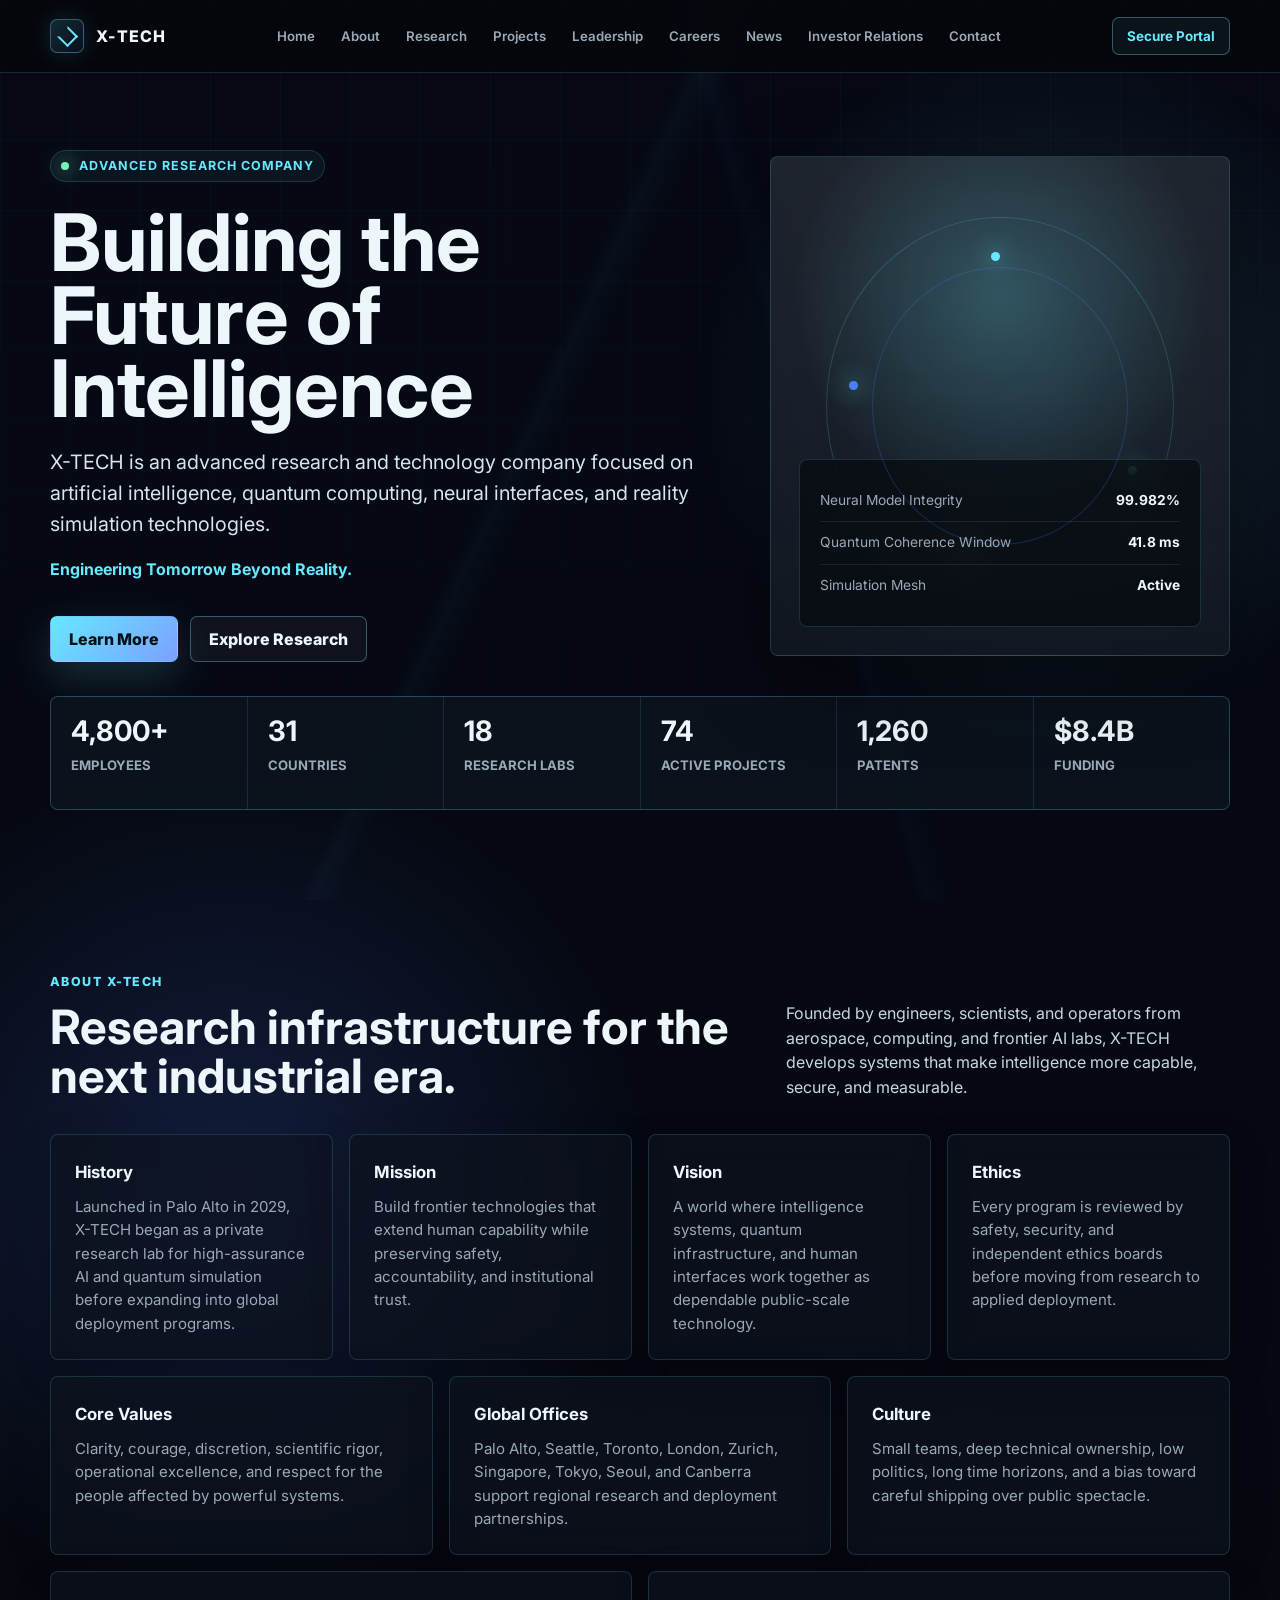
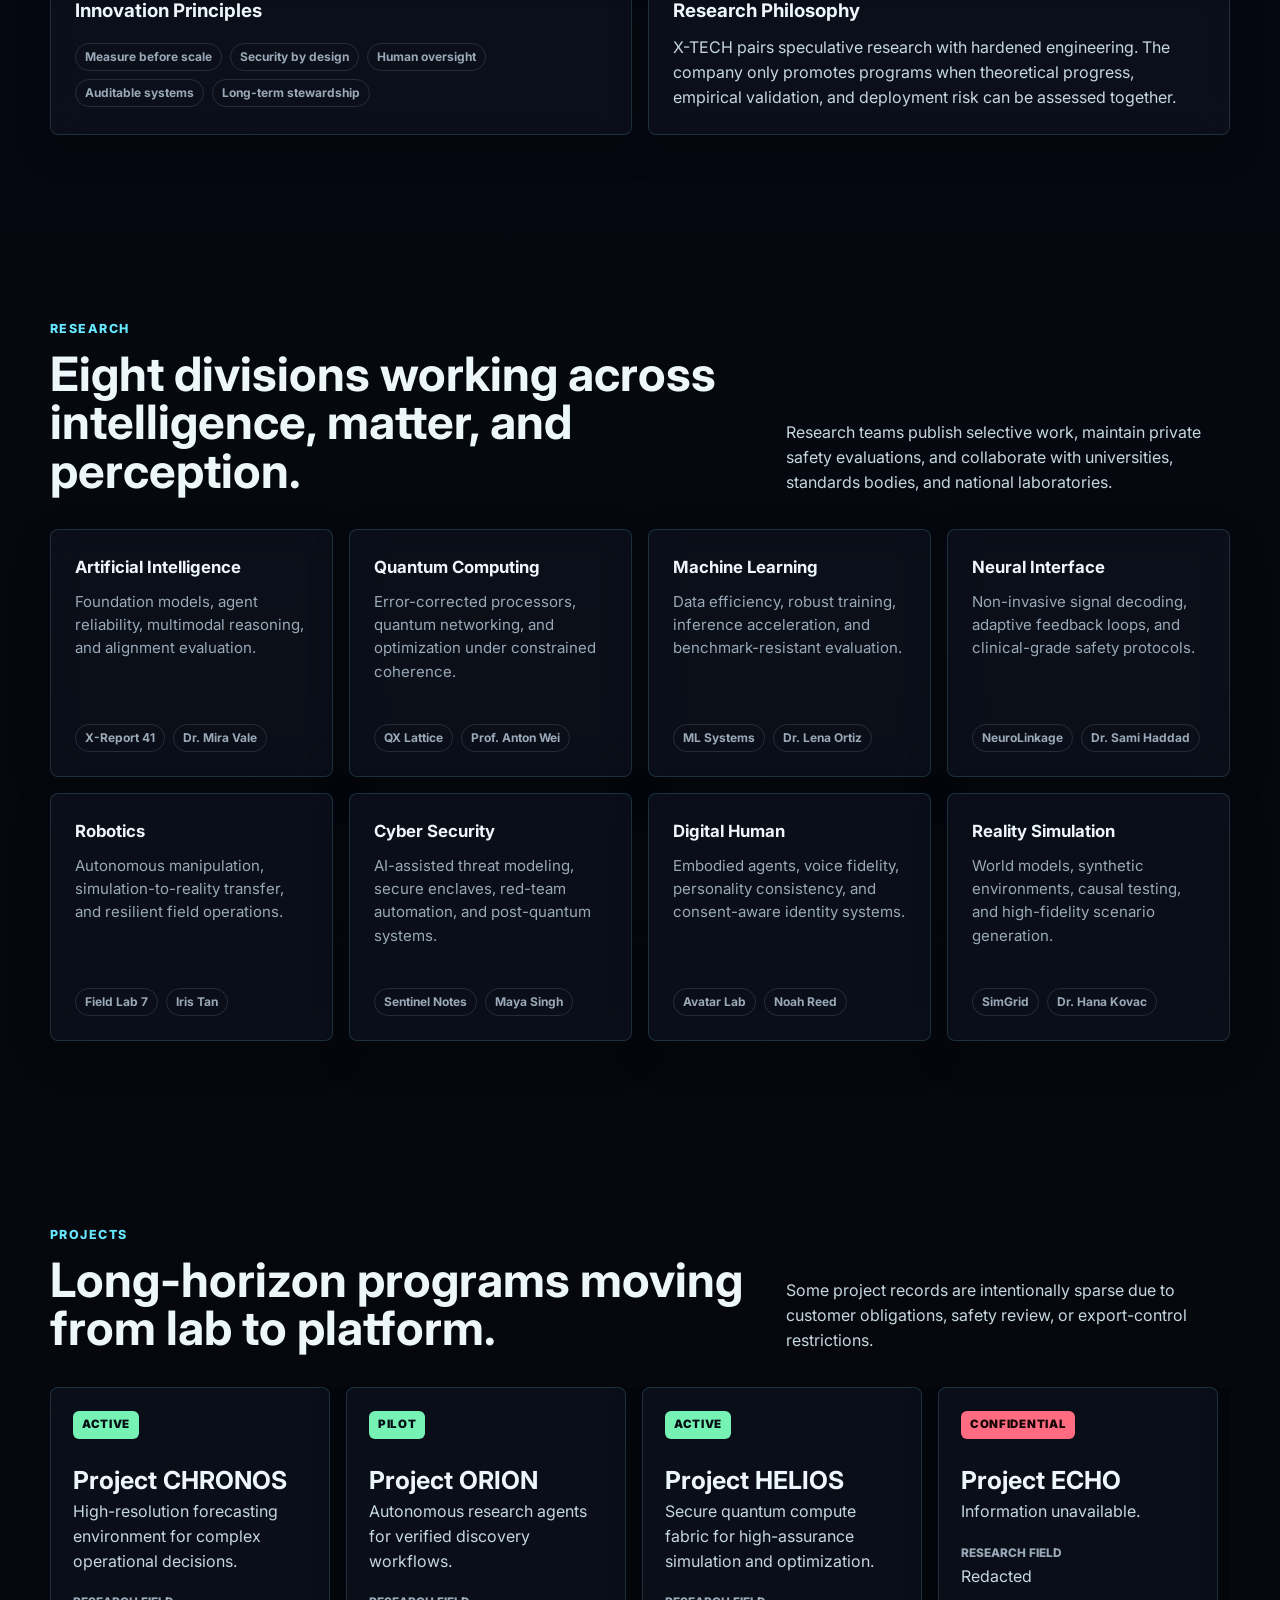
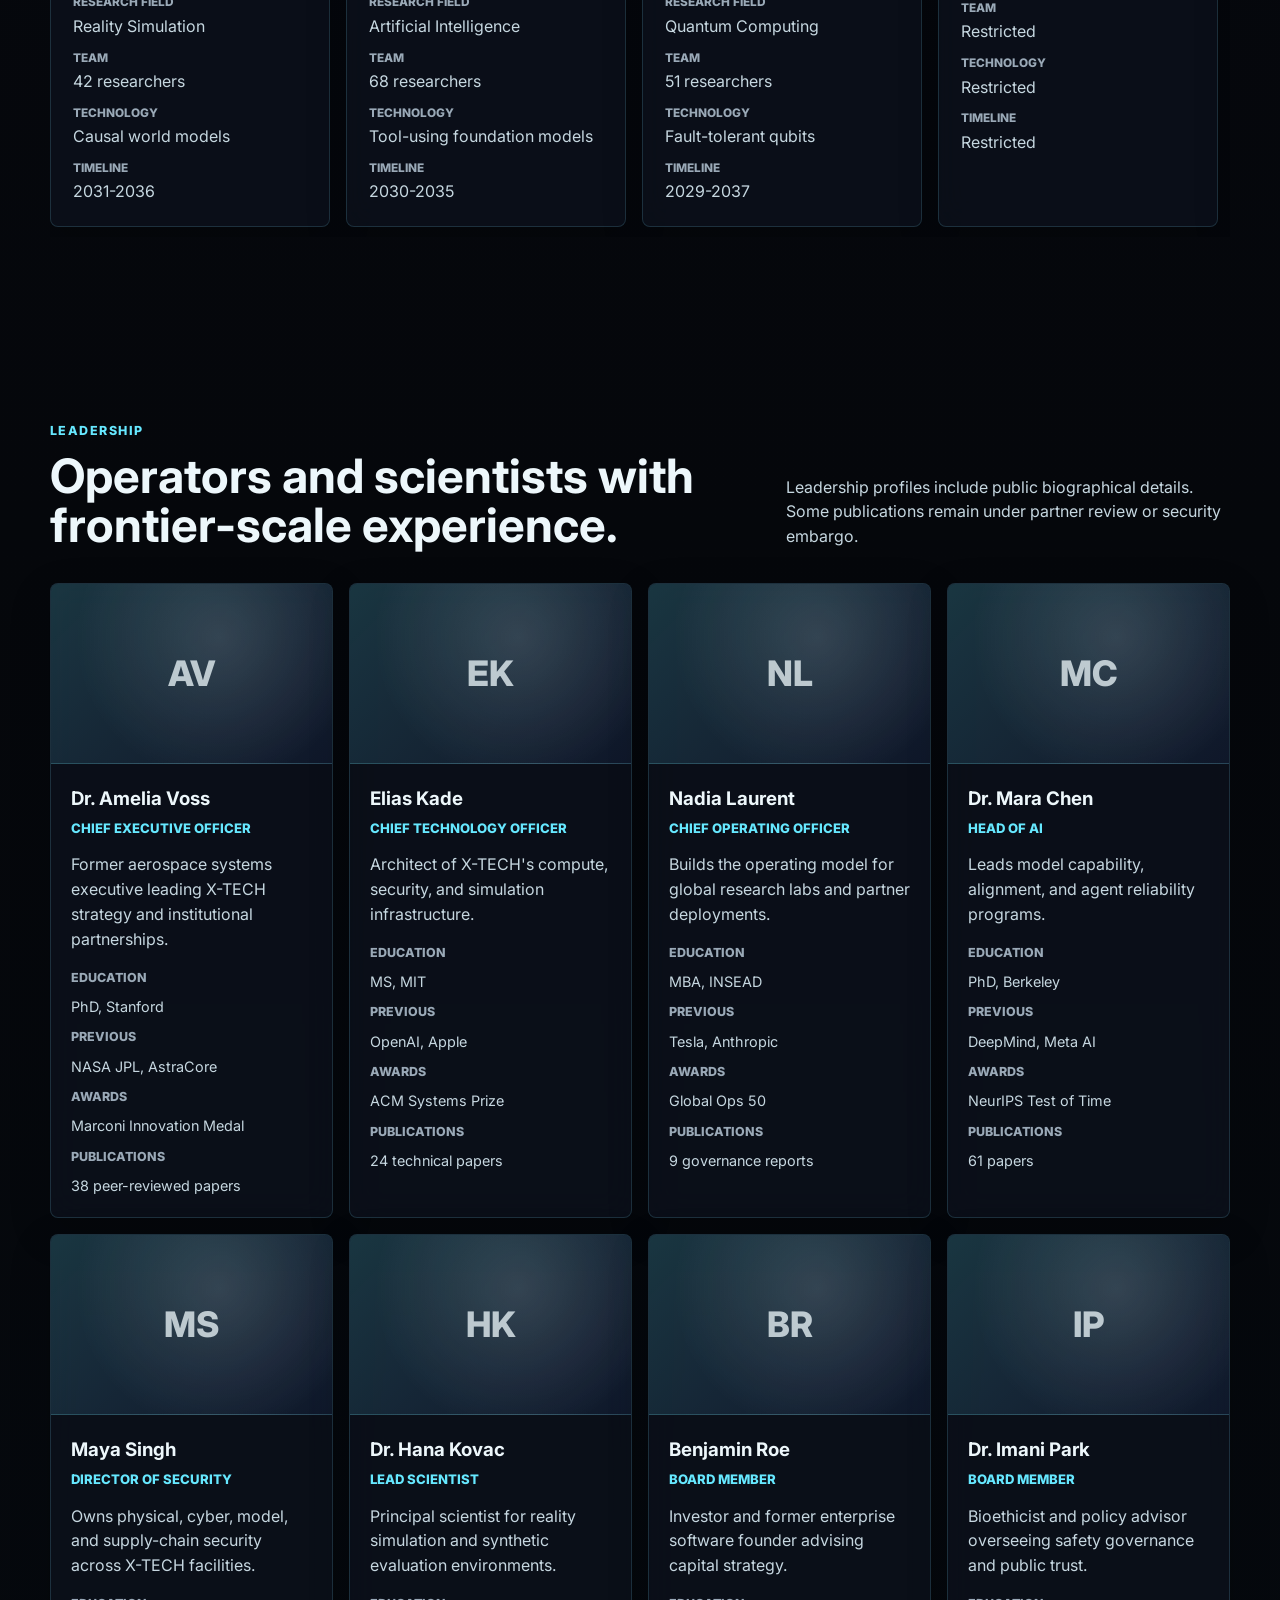
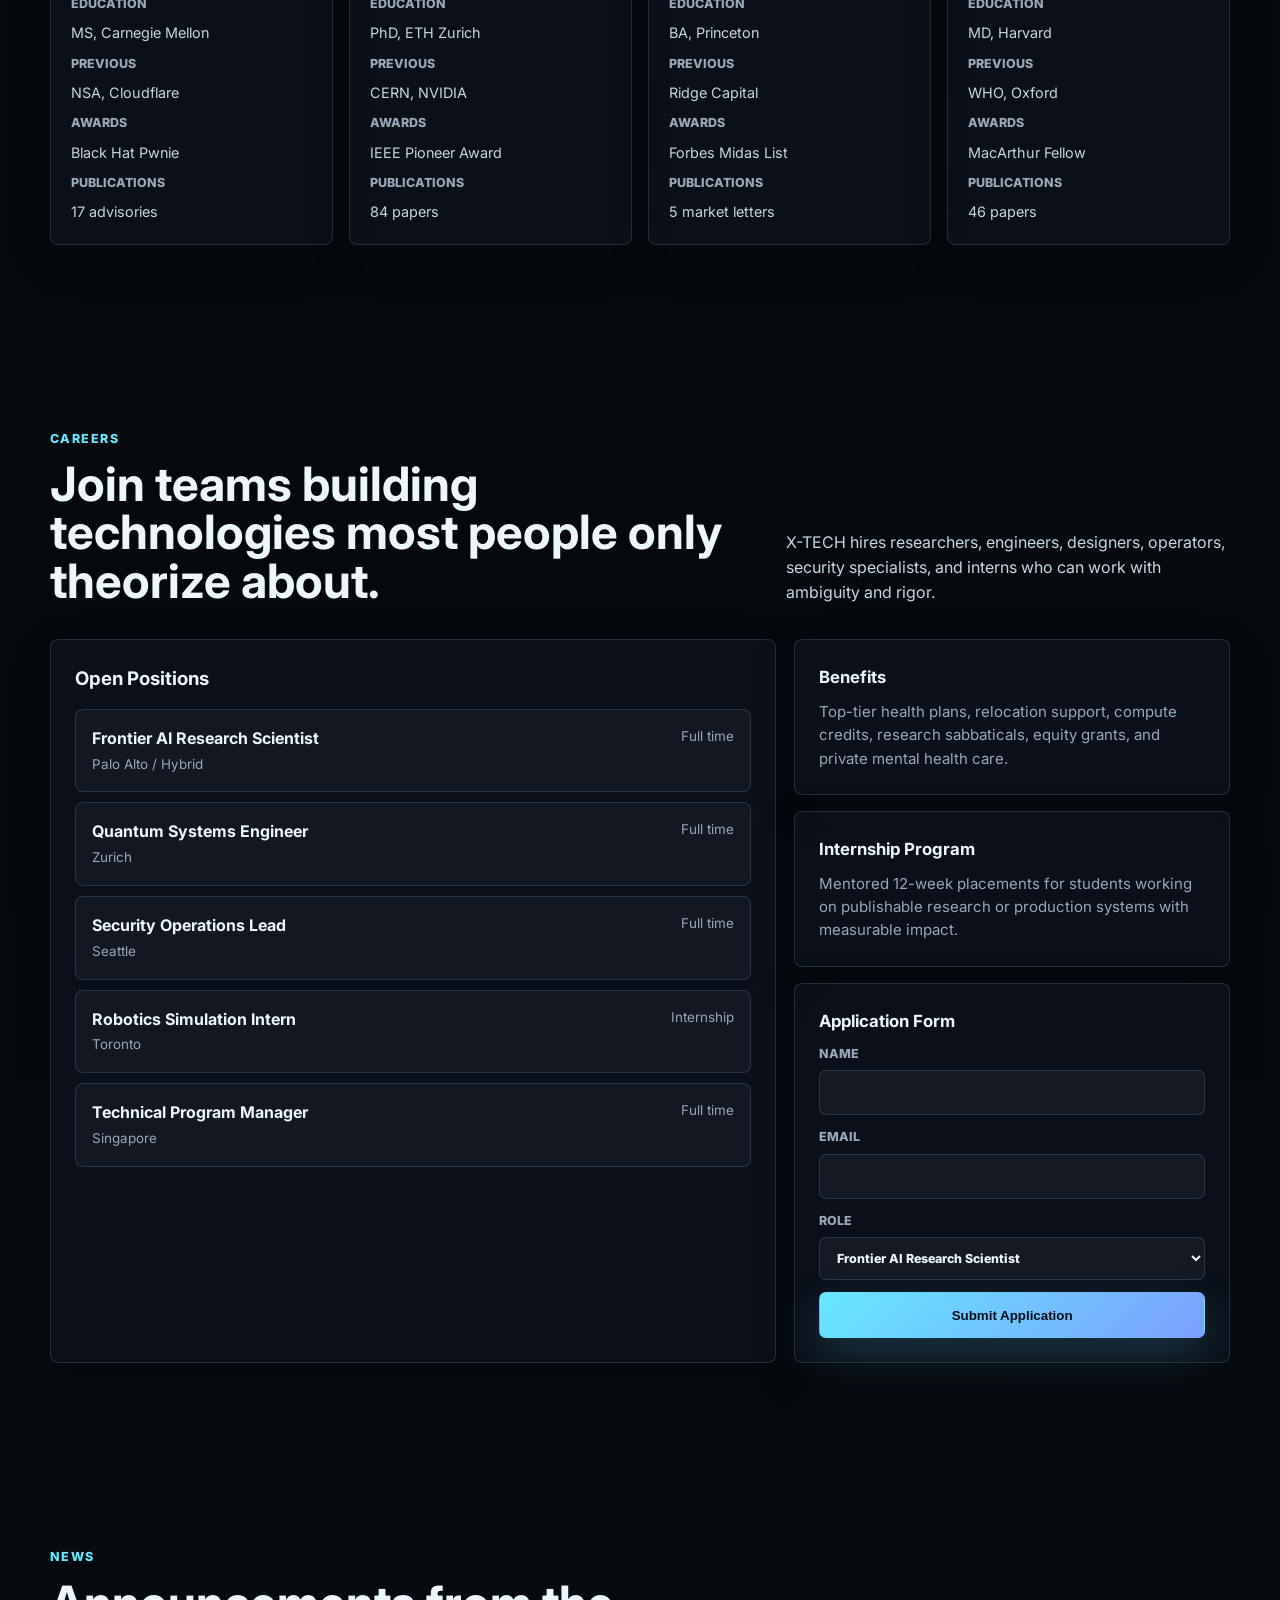
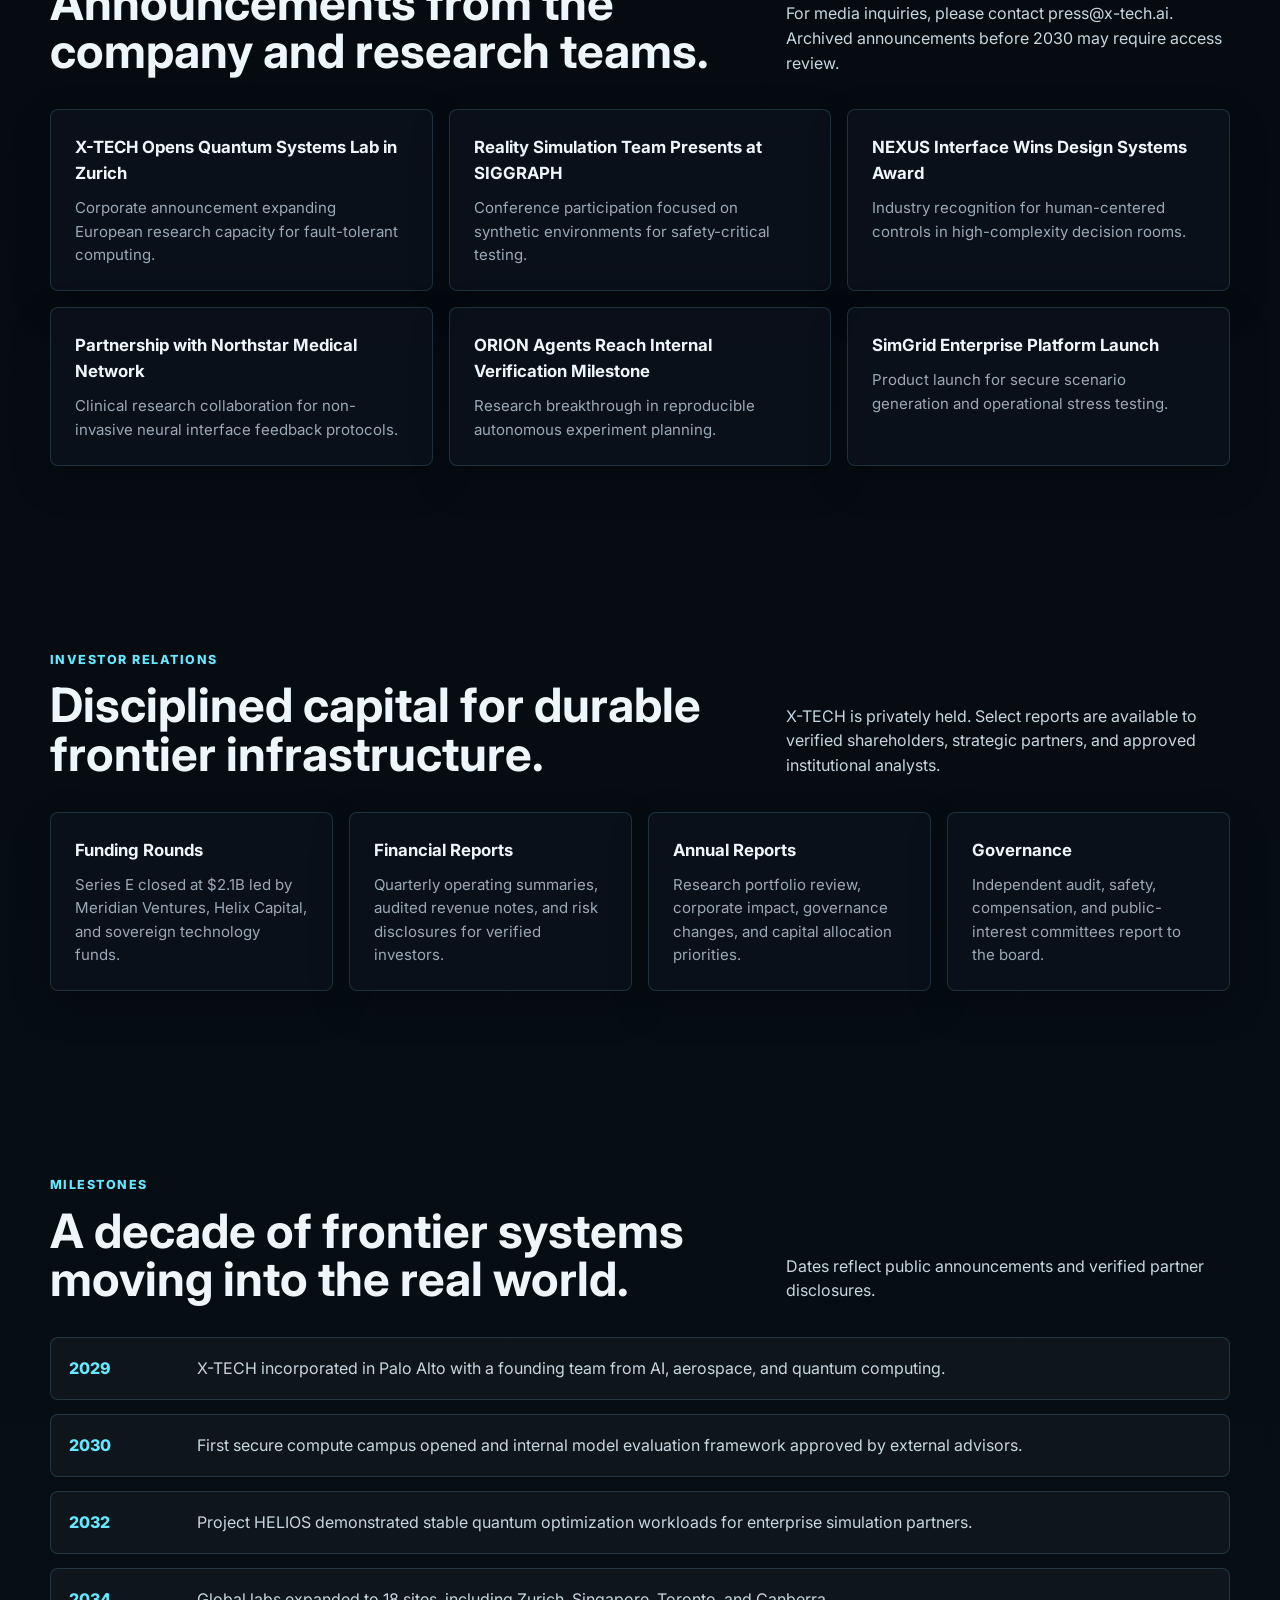
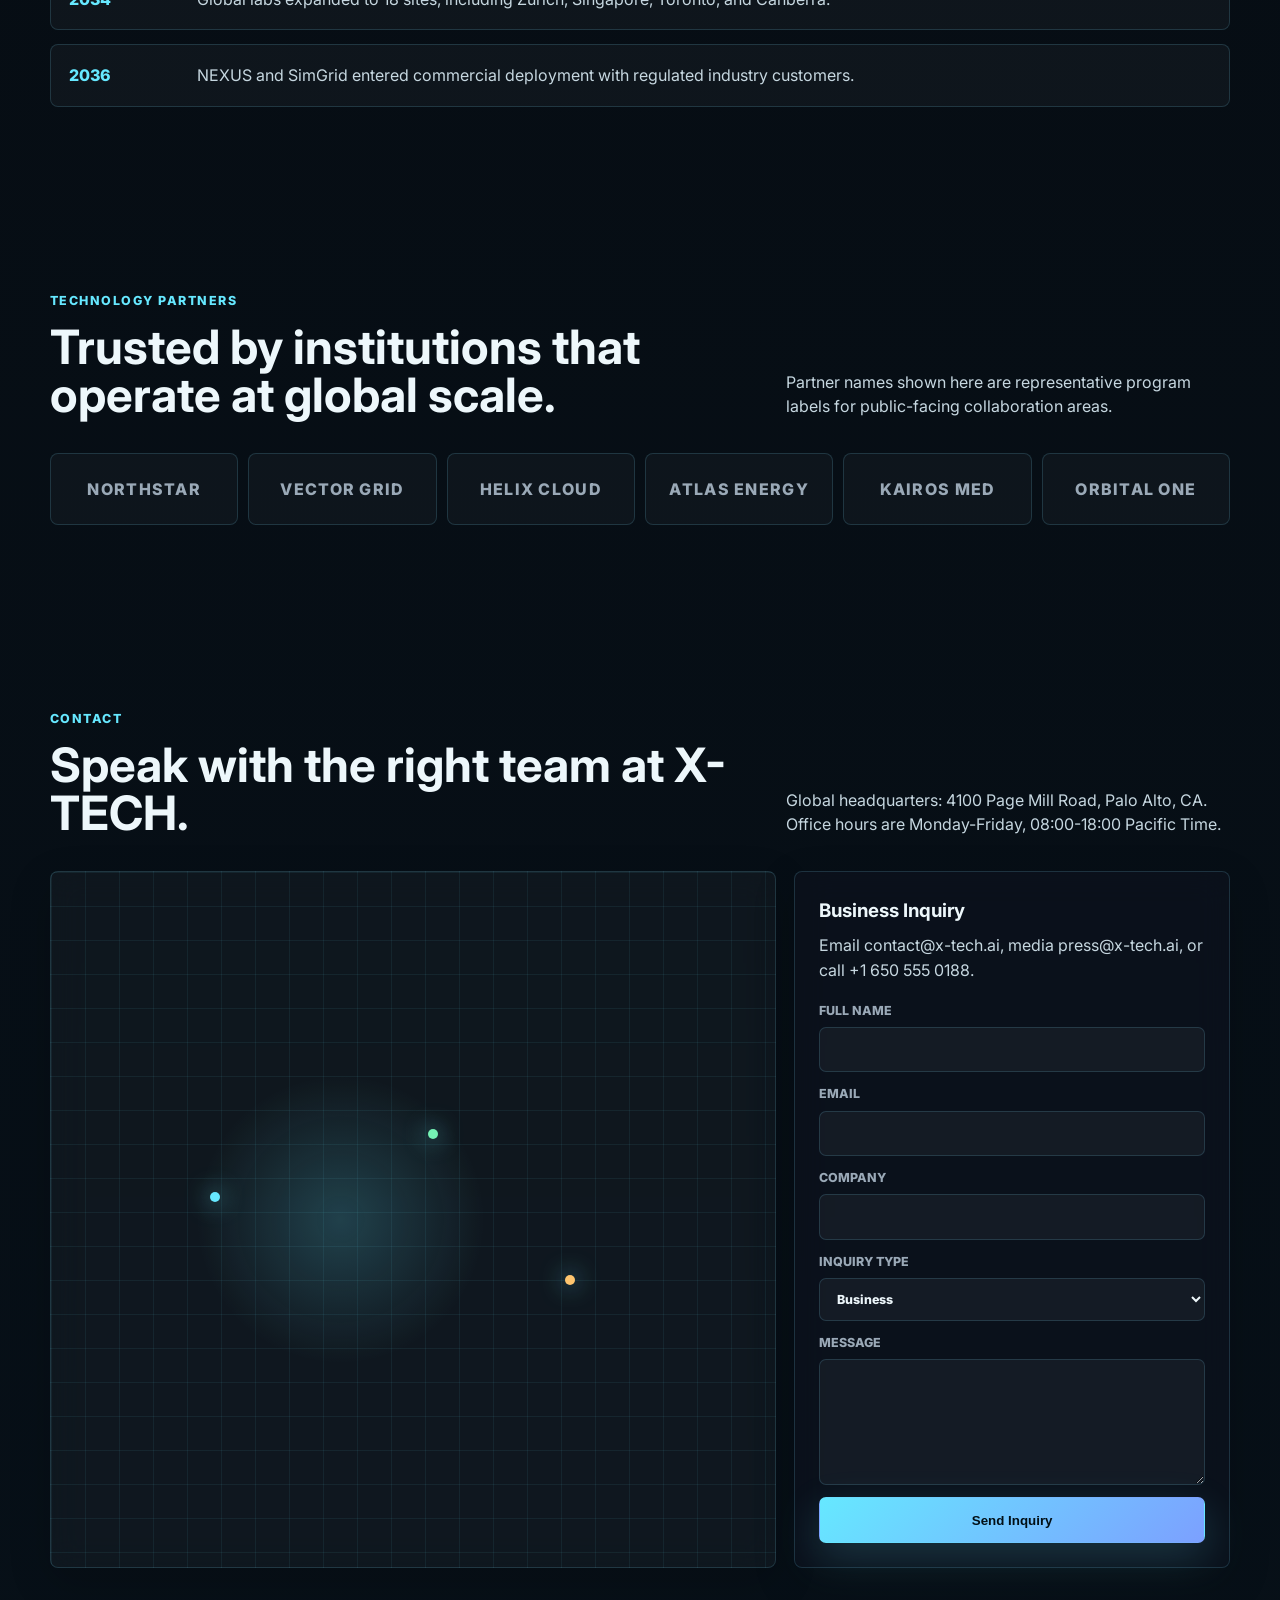
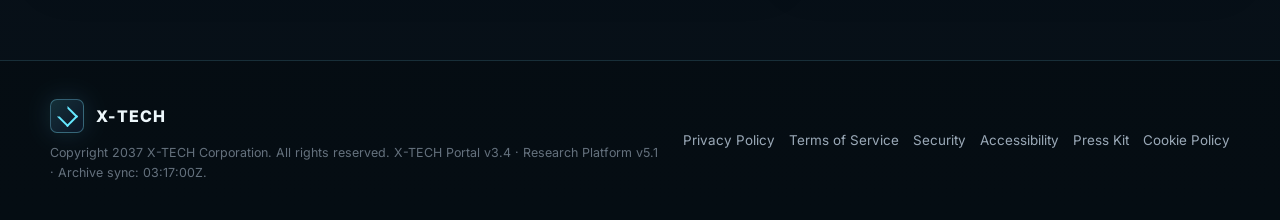
<file: index.html>
<!DOCTYPE html>
<html lang="en">
<head>
    <meta charset="UTF-8">
    <meta name="viewport" content="width=device-width, initial-scale=1.0">
    <meta name="description" content="X-TECH is an advanced research and technology company focused on artificial intelligence, quantum computing, neural interfaces, and reality simulation technologies.">
    <meta name="xtech-archive" content="XR-09-2041-11-03T03:17:00Z">
    <title>X-TECH | Engineering Tomorrow Beyond Reality</title>
    <link rel="preconnect" href="https://fonts.googleapis.com">
    <link rel="preconnect" href="https://fonts.gstatic.com" crossorigin>
    <link href="https://fonts.googleapis.com/css2?family=Inter:wght@400;500;600;700;800&display=swap" rel="stylesheet">
    <style>
        :root {
            color-scheme: dark;
            --bg: #05070b;
            --panel: rgba(13, 19, 30, 0.72);
            --panel-strong: rgba(18, 27, 42, 0.9);
            --line: rgba(127, 225, 255, 0.16);
            --line-strong: rgba(127, 225, 255, 0.34);
            --text: #edf7fb;
            --muted: #9aa9b7;
            --soft: #c6d7e0;
            --cyan: #66e8ff;
            --blue: #4b7dff;
            --green: #75f2b4;
            --amber: #ffc56e;
            --red: #ff6b80;
            --shadow: 0 24px 80px rgba(0, 0, 0, 0.42);
            --radius: 8px;
        }

        * {
            box-sizing: border-box;
        }

        html {
            scroll-behavior: smooth;
        }

        body {
            margin: 0;
            min-height: 100vh;
            background:
                radial-gradient(circle at 18% 12%, rgba(75, 125, 255, 0.18), transparent 26rem),
                radial-gradient(circle at 82% 4%, rgba(102, 232, 255, 0.16), transparent 22rem),
                linear-gradient(180deg, #060914 0%, #05070b 38%, #071018 100%);
            color: var(--text);
            font-family: Inter, system-ui, -apple-system, BlinkMacSystemFont, "Segoe UI", sans-serif;
            line-height: 1.55;
            overflow-x: hidden;
        }

        body::before {
            content: "";
            position: fixed;
            inset: 0;
            pointer-events: none;
            z-index: -2;
            background-image:
                linear-gradient(rgba(127, 225, 255, 0.045) 1px, transparent 1px),
                linear-gradient(90deg, rgba(127, 225, 255, 0.045) 1px, transparent 1px);
            background-size: 70px 70px;
            mask-image: linear-gradient(180deg, rgba(0, 0, 0, 0.75), transparent 82%);
        }

        body::after {
            content: "";
            position: fixed;
            inset: 0;
            pointer-events: none;
            z-index: -1;
            opacity: 0.42;
            background:
                linear-gradient(115deg, transparent 0 42%, rgba(102, 232, 255, 0.08) 43%, transparent 45%),
                linear-gradient(75deg, transparent 0 60%, rgba(75, 125, 255, 0.08) 61%, transparent 63%);
            animation: signalSweep 14s linear infinite;
        }

        @keyframes signalSweep {
            0% { transform: translateX(-6%); }
            50% { transform: translateX(6%); }
            100% { transform: translateX(-6%); }
        }

        a {
            color: inherit;
            text-decoration: none;
        }

        p {
            margin: 0;
            color: var(--soft);
        }

        .shell {
            width: min(1180px, calc(100% - 40px));
            margin: 0 auto;
        }

        .topbar {
            position: fixed;
            top: 0;
            left: 0;
            right: 0;
            z-index: 50;
            border-bottom: 1px solid var(--line);
            background: rgba(5, 7, 11, 0.82);
            backdrop-filter: blur(18px);
        }

        .nav {
            height: 72px;
            display: flex;
            align-items: center;
            justify-content: space-between;
            gap: 24px;
        }

        .brand {
            display: inline-flex;
            align-items: center;
            gap: 12px;
            font-weight: 800;
            letter-spacing: 0.08em;
        }

        .brand-mark {
            width: 34px;
            height: 34px;
            border: 1px solid var(--line-strong);
            border-radius: 7px;
            display: grid;
            place-items: center;
            background: linear-gradient(135deg, rgba(102, 232, 255, 0.16), rgba(75, 125, 255, 0.08));
            box-shadow: 0 0 24px rgba(102, 232, 255, 0.14);
        }

        .brand-mark span {
            width: 15px;
            height: 15px;
            border: 2px solid var(--cyan);
            transform: rotate(45deg);
            border-left-color: transparent;
        }

        .nav-links {
            display: flex;
            align-items: center;
            gap: 4px;
            list-style: none;
            padding: 0;
            margin: 0;
        }

        .nav-links a {
            display: inline-flex;
            align-items: center;
            height: 36px;
            padding: 0 11px;
            border-radius: 7px;
            color: var(--muted);
            font-size: 0.83rem;
            font-weight: 600;
            transition: color 180ms ease, background 180ms ease;
        }

        .nav-links a:hover {
            color: var(--text);
            background: rgba(255, 255, 255, 0.06);
        }

        .secure-link {
            display: inline-flex;
            align-items: center;
            gap: 8px;
            height: 38px;
            padding: 0 14px;
            border: 1px solid var(--line-strong);
            border-radius: 7px;
            color: var(--cyan);
            font-size: 0.84rem;
            font-weight: 700;
            background: rgba(102, 232, 255, 0.06);
        }

        .hero {
            min-height: 760px;
            padding: 150px 0 70px;
            display: grid;
            align-items: center;
            position: relative;
        }

        .hero-grid {
            display: grid;
            grid-template-columns: minmax(0, 1.04fr) minmax(360px, 0.72fr);
            gap: 56px;
            align-items: center;
        }

        .eyebrow {
            display: inline-flex;
            align-items: center;
            gap: 10px;
            min-height: 32px;
            padding: 5px 10px;
            border: 1px solid var(--line);
            border-radius: 999px;
            color: var(--cyan);
            background: rgba(102, 232, 255, 0.055);
            font-size: 0.78rem;
            font-weight: 700;
            letter-spacing: 0.08em;
            text-transform: uppercase;
        }

        .pulse {
            width: 8px;
            height: 8px;
            border-radius: 50%;
            background: var(--green);
            box-shadow: 0 0 18px var(--green);
        }

        h1 {
            margin: 24px 0 22px;
            max-width: 760px;
            font-size: clamp(3.1rem, 6.2vw, 6.6rem);
            line-height: 0.92;
            letter-spacing: 0;
        }

        .hero-lead {
            max-width: 690px;
            font-size: clamp(1.05rem, 1.55vw, 1.32rem);
            color: #d5e4ed;
        }

        .slogan {
            margin-top: 18px;
            color: var(--cyan);
            font-weight: 700;
        }

        .actions {
            display: flex;
            flex-wrap: wrap;
            gap: 12px;
            margin-top: 34px;
        }

        .button {
            display: inline-flex;
            align-items: center;
            justify-content: center;
            min-height: 46px;
            padding: 0 18px;
            border: 1px solid var(--line-strong);
            border-radius: 7px;
            font-weight: 800;
            color: var(--text);
            background: rgba(255, 255, 255, 0.045);
            transition: transform 180ms ease, border-color 180ms ease, background 180ms ease;
        }

        .button.primary {
            color: #021017;
            border-color: transparent;
            background: linear-gradient(135deg, var(--cyan), #7ca0ff);
            box-shadow: 0 14px 42px rgba(102, 232, 255, 0.18);
        }

        .button:hover {
            transform: translateY(-2px);
            border-color: rgba(102, 232, 255, 0.58);
        }

        .visual {
            min-height: 500px;
            border: 1px solid var(--line);
            border-radius: var(--radius);
            background:
                linear-gradient(180deg, rgba(255, 255, 255, 0.09), rgba(255, 255, 255, 0.03)),
                radial-gradient(circle at 50% 28%, rgba(102, 232, 255, 0.24), transparent 13rem),
                rgba(10, 16, 26, 0.7);
            box-shadow: var(--shadow);
            overflow: hidden;
            position: relative;
        }

        .visual::before,
        .visual::after {
            content: "";
            position: absolute;
            inset: 12%;
            border: 1px solid rgba(102, 232, 255, 0.18);
            border-radius: 50%;
            animation: orbit 18s linear infinite;
        }

        .visual::after {
            inset: 22%;
            border-color: rgba(75, 125, 255, 0.24);
            animation-direction: reverse;
            animation-duration: 13s;
        }

        @keyframes orbit {
            to { transform: rotate(360deg); }
        }

        .node {
            position: absolute;
            width: 9px;
            height: 9px;
            border-radius: 50%;
            background: var(--cyan);
            box-shadow: 0 0 22px var(--cyan);
        }

        .node:nth-child(1) { top: 19%; left: 48%; }
        .node:nth-child(2) { top: 45%; left: 17%; background: var(--blue); }
        .node:nth-child(3) { top: 62%; left: 78%; background: var(--green); }
        .node:nth-child(4) { top: 78%; left: 42%; background: var(--amber); }

        .interface-card {
            position: absolute;
            left: 28px;
            right: 28px;
            bottom: 28px;
            padding: 20px;
            border: 1px solid var(--line);
            border-radius: var(--radius);
            background: rgba(5, 9, 14, 0.68);
            backdrop-filter: blur(16px);
        }

        .interface-row {
            display: flex;
            align-items: center;
            justify-content: space-between;
            gap: 18px;
            padding: 10px 0;
            border-bottom: 1px solid rgba(255, 255, 255, 0.08);
            color: var(--muted);
            font-size: 0.86rem;
        }

        .interface-row:last-child {
            border-bottom: 0;
        }

        .interface-row strong {
            color: var(--text);
        }

        .metrics {
            display: grid;
            grid-template-columns: repeat(6, 1fr);
            gap: 1px;
            margin-top: 34px;
            border: 1px solid var(--line);
            border-radius: var(--radius);
            overflow: hidden;
            background: var(--line);
        }

        .metric {
            min-height: 112px;
            padding: 20px;
            background: rgba(9, 14, 23, 0.86);
        }

        .metric strong {
            display: block;
            font-size: clamp(1.6rem, 2.2vw, 2.4rem);
            line-height: 1;
        }

        .metric span {
            display: block;
            margin-top: 10px;
            color: var(--muted);
            font-size: 0.82rem;
            font-weight: 700;
            text-transform: uppercase;
        }

        section {
            padding: 92px 0;
            scroll-margin-top: 82px;
        }

        .section-head {
            display: grid;
            grid-template-columns: minmax(0, 0.72fr) minmax(280px, 0.46fr);
            gap: 40px;
            align-items: end;
            margin-bottom: 34px;
        }

        .section-kicker {
            margin-bottom: 12px;
            color: var(--cyan);
            font-size: 0.78rem;
            font-weight: 800;
            letter-spacing: 0.12em;
            text-transform: uppercase;
        }

        h2 {
            margin: 0;
            font-size: clamp(2rem, 3.7vw, 4rem);
            line-height: 1.02;
            letter-spacing: 0;
        }

        h3 {
            margin: 0;
            color: var(--text);
        }

        .grid {
            display: grid;
            gap: 16px;
        }

        .grid.cols-2 {
            grid-template-columns: repeat(2, minmax(0, 1fr));
        }

        .grid.cols-3 {
            grid-template-columns: repeat(3, minmax(0, 1fr));
        }

        .grid.cols-4 {
            grid-template-columns: repeat(4, minmax(0, 1fr));
        }

        .card {
            border: 1px solid var(--line);
            border-radius: var(--radius);
            background: var(--panel);
            box-shadow: 0 14px 42px rgba(0, 0, 0, 0.18);
            backdrop-filter: blur(16px);
        }

        .card.pad {
            padding: 24px;
        }

        .card:hover {
            border-color: rgba(102, 232, 255, 0.36);
        }

        .feature h3,
        .research-card h3,
        .news-card h3,
        .career-card h3 {
            margin-bottom: 10px;
            font-size: 1.05rem;
        }

        .feature p,
        .research-card p,
        .news-card p,
        .career-card p {
            color: var(--muted);
            font-size: 0.94rem;
        }

        .timeline {
            display: grid;
            gap: 14px;
        }

        .milestone {
            display: grid;
            grid-template-columns: 110px 1fr;
            gap: 18px;
            padding: 18px;
            border: 1px solid var(--line);
            border-radius: var(--radius);
            background: rgba(255, 255, 255, 0.035);
        }

        .milestone time {
            color: var(--cyan);
            font-weight: 800;
        }

        .partners {
            display: flex;
            flex-wrap: wrap;
            gap: 10px;
        }

        .partner {
            flex: 1 1 150px;
            min-height: 72px;
            display: grid;
            place-items: center;
            border: 1px solid var(--line);
            border-radius: var(--radius);
            color: var(--muted);
            font-weight: 800;
            letter-spacing: 0.08em;
            background: rgba(255, 255, 255, 0.03);
        }

        .leader {
            overflow: hidden;
        }

        .portrait {
            height: 180px;
            display: grid;
            place-items: center;
            color: rgba(237, 247, 251, 0.76);
            font-size: 2.2rem;
            font-weight: 800;
            background:
                linear-gradient(135deg, rgba(102, 232, 255, 0.18), rgba(75, 125, 255, 0.08)),
                radial-gradient(circle at 60% 30%, rgba(255, 255, 255, 0.14), transparent 9rem);
            border-bottom: 1px solid var(--line);
        }

        .leader-body {
            padding: 20px;
        }

        .role {
            margin: 5px 0 14px;
            color: var(--cyan);
            font-size: 0.82rem;
            font-weight: 800;
            text-transform: uppercase;
        }

        .leader dl {
            margin: 16px 0 0;
            display: grid;
            gap: 9px;
        }

        .leader dt {
            color: var(--muted);
            font-size: 0.78rem;
            font-weight: 800;
            text-transform: uppercase;
        }

        .leader dd {
            margin: 0;
            color: var(--soft);
            font-size: 0.9rem;
        }

        .research-card {
            min-height: 248px;
            display: flex;
            flex-direction: column;
            justify-content: space-between;
        }

        .chip-row {
            display: flex;
            flex-wrap: wrap;
            gap: 8px;
            margin-top: 18px;
        }

        .chip {
            display: inline-flex;
            align-items: center;
            min-height: 28px;
            padding: 0 9px;
            border: 1px solid rgba(255, 255, 255, 0.12);
            border-radius: 999px;
            color: var(--muted);
            font-size: 0.75rem;
            font-weight: 700;
        }

        .projects-grid {
            display: grid;
            grid-template-columns: repeat(7, minmax(280px, 1fr));
            gap: 16px;
            overflow-x: auto;
            padding-bottom: 10px;
            scroll-snap-type: x proximity;
        }

        .project {
            min-height: 390px;
            padding: 22px;
            scroll-snap-align: start;
            position: relative;
        }

        .project-status {
            display: inline-flex;
            min-height: 28px;
            align-items: center;
            padding: 0 9px;
            border-radius: 6px;
            color: #051016;
            background: var(--green);
            font-size: 0.72rem;
            font-weight: 900;
            letter-spacing: 0.06em;
            text-transform: uppercase;
        }

        .project-status.locked {
            color: #160607;
            background: var(--red);
        }

        .project h3 {
            margin-top: 22px;
            font-size: 1.55rem;
        }

        .project dl {
            display: grid;
            gap: 10px;
            margin: 20px 0 0;
        }

        .project div {
            min-width: 0;
        }

        .project dt {
            color: var(--muted);
            font-size: 0.74rem;
            font-weight: 800;
            text-transform: uppercase;
        }

        .project dd {
            margin: 2px 0 0;
            color: var(--soft);
        }

        .split {
            display: grid;
            grid-template-columns: minmax(0, 0.8fr) minmax(320px, 0.48fr);
            gap: 18px;
        }

        .job-list {
            display: grid;
            gap: 10px;
        }

        .job {
            display: grid;
            grid-template-columns: 1fr auto;
            gap: 14px;
            padding: 16px;
            border: 1px solid var(--line);
            border-radius: var(--radius);
            background: rgba(255, 255, 255, 0.035);
        }

        .job span {
            color: var(--muted);
            font-size: 0.84rem;
        }

        .job strong {
            color: var(--text);
        }

        form {
            display: grid;
            gap: 12px;
        }

        label {
            display: grid;
            gap: 7px;
            color: var(--muted);
            font-size: 0.78rem;
            font-weight: 800;
            text-transform: uppercase;
        }

        input,
        select,
        textarea {
            width: 100%;
            border: 1px solid var(--line);
            border-radius: 7px;
            padding: 12px 13px;
            color: var(--text);
            background: rgba(255, 255, 255, 0.045);
            font: inherit;
        }

        textarea {
            min-height: 126px;
            resize: vertical;
        }

        input:focus,
        select:focus,
        textarea:focus {
            outline: none;
            border-color: var(--cyan);
            box-shadow: 0 0 0 3px rgba(102, 232, 255, 0.12);
        }

        .map {
            min-height: 280px;
            position: relative;
            overflow: hidden;
            background:
                linear-gradient(rgba(102, 232, 255, 0.07) 1px, transparent 1px),
                linear-gradient(90deg, rgba(102, 232, 255, 0.07) 1px, transparent 1px),
                radial-gradient(circle at 40% 50%, rgba(102, 232, 255, 0.2), transparent 9rem),
                rgba(255, 255, 255, 0.035);
            background-size: 34px 34px, 34px 34px, auto, auto;
        }

        .map-pin {
            position: absolute;
            width: 10px;
            height: 10px;
            border-radius: 50%;
            background: var(--cyan);
            box-shadow: 0 0 24px var(--cyan);
        }

        .map-pin:nth-child(1) { left: 22%; top: 46%; }
        .map-pin:nth-child(2) { left: 52%; top: 37%; background: var(--green); }
        .map-pin:nth-child(3) { left: 71%; top: 58%; background: var(--amber); }

        .footer {
            padding: 38px 0;
            border-top: 1px solid var(--line);
            background: rgba(0, 0, 0, 0.18);
        }

        .footer-grid {
            display: grid;
            grid-template-columns: 1fr auto;
            gap: 24px;
            align-items: center;
        }

        .footer-links {
            display: flex;
            flex-wrap: wrap;
            gap: 14px;
        }

        .footer-links a {
            color: var(--muted);
            font-size: 0.84rem;
        }

        .tiny {
            margin-top: 10px;
            color: #64717d;
            font-size: 0.78rem;
        }

        .ghost {
            position: absolute;
            left: -9999px;
            width: 1px;
            height: 1px;
            overflow: hidden;
        }

        .glitch {
            animation: microGlitch 9s steps(1, end) infinite;
        }

        @keyframes microGlitch {
            0%, 96%, 100% { transform: translate(0); filter: none; }
            97% { transform: translate(1px, -1px); filter: hue-rotate(8deg); }
            98% { transform: translate(-1px, 1px); }
        }

        @media (max-width: 1040px) {
            .nav-links {
                display: none;
            }

            .hero-grid,
            .section-head,
            .split {
                grid-template-columns: 1fr;
            }

            .metrics,
            .grid.cols-4 {
                grid-template-columns: repeat(2, 1fr);
            }
        }

        @media (max-width: 720px) {
            .shell {
                width: min(100% - 26px, 1180px);
            }

            .topbar {
                position: sticky;
            }

            .nav {
                height: 64px;
            }

            .secure-link {
                display: none;
            }

            .hero {
                min-height: auto;
                padding: 74px 0 52px;
            }

            .visual {
                min-height: 360px;
            }

            .metrics,
            .grid.cols-2,
            .grid.cols-3,
            .grid.cols-4 {
                grid-template-columns: 1fr;
            }

            .milestone,
            .job,
            .footer-grid {
                grid-template-columns: 1fr;
            }

            section {
                padding: 62px 0;
            }
        }
    </style>
</head>
<body>
    <!-- TODO: Hapus halaman prototype sebelum rilis. -->
    <!-- TODO: Ganti password server internal. Portal v3.4 sudah tidak dipakai untuk autentikasi. -->
    <!-- Jangan lupa hapus Project Chronos dari sitemap sebelum audit eksternal. -->
    <header class="topbar">
        <nav class="shell nav" aria-label="Primary navigation">
            <a class="brand" href="#home" aria-label="X-TECH Home">
                <span class="brand-mark" aria-hidden="true"><span></span></span>
                X-TECH
            </a>
            <ul class="nav-links">
                <li><a href="#home">Home</a></li>
                <li><a href="#about">About</a></li>
                <li><a href="#research">Research</a></li>
                <li><a href="#projects">Projects</a></li>
                <li><a href="#leadership">Leadership</a></li>
                <li><a href="#careers">Careers</a></li>
                <li><a href="#news">News</a></li>
                <li><a href="#investors">Investor Relations</a></li>
                <li><a href="#contact">Contact</a></li>
            </ul>
            <a class="secure-link" href="internal/research-xr-403.html" title="403 Restricted Access">Secure Portal</a>
        </nav>
    </header>

    <main>
        <section id="home" class="hero">
            <div class="shell">
                <div class="hero-grid">
                    <div>
                        <span class="eyebrow"><span class="pulse"></span> Advanced Research Company</span>
                        <h1 class="glitch">Building the Future of Intelligence</h1>
                        <p class="hero-lead">X-TECH is an advanced research and technology company focused on artificial intelligence, quantum computing, neural interfaces, and reality simulation technologies.</p>
                        <p class="slogan">Engineering Tomorrow Beyond Reality.</p>
                        <div class="actions">
                            <a class="button primary" href="#about">Learn More</a>
                            <a class="button" href="#research">Explore Research</a>
                        </div>
                    </div>
                    <div class="visual" aria-label="Animated futuristic technology interface">
                        <span class="node"></span>
                        <span class="node"></span>
                        <span class="node"></span>
                        <span class="node"></span>
                        <div class="interface-card">
                            <div class="interface-row"><span>Neural Model Integrity</span><strong>99.982%</strong></div>
                            <div class="interface-row"><span>Quantum Coherence Window</span><strong>41.8 ms</strong></div>
                            <div class="interface-row"><span>Simulation Mesh</span><strong>Active</strong></div>
                        </div>
                    </div>
                </div>

                <div class="metrics" aria-label="Company statistics">
                    <div class="metric"><strong>4,800+</strong><span>Employees</span></div>
                    <div class="metric"><strong>31</strong><span>Countries</span></div>
                    <div class="metric"><strong>18</strong><span>Research Labs</span></div>
                    <div class="metric"><strong>74</strong><span>Active Projects</span></div>
                    <div class="metric"><strong>1,260</strong><span>Patents</span></div>
                    <div class="metric"><strong>$8.4B</strong><span>Funding</span></div>
                </div>
            </div>
        </section>

        <section id="about">
            <div class="shell">
                <div class="section-head">
                    <div>
                        <div class="section-kicker">About X-TECH</div>
                        <h2>Research infrastructure for the next industrial era.</h2>
                    </div>
                    <p>Founded by engineers, scientists, and operators from aerospace, computing, and frontier AI labs, X-TECH develops systems that make intelligence more capable, secure, and measurable.</p>
                </div>

                <div class="grid cols-4">
                    <article class="card pad feature">
                        <h3>History</h3>
                        <p>Launched in Palo Alto in 2029, X-TECH began as a private research lab for high-assurance AI and quantum simulation before expanding into global deployment programs.</p>
                    </article>
                    <article class="card pad feature">
                        <h3>Mission</h3>
                        <p>Build frontier technologies that extend human capability while preserving safety, accountability, and institutional trust.</p>
                    </article>
                    <article class="card pad feature">
                        <h3>Vision</h3>
                        <p>A world where intelligence systems, quantum infrastructure, and human interfaces work together as dependable public-scale technology.</p>
                    </article>
                    <article class="card pad feature">
                        <h3>Ethics</h3>
                        <p>Every program is reviewed by safety, security, and independent ethics boards before moving from research to applied deployment.</p>
                    </article>
                </div>

                <div class="grid cols-3" style="margin-top:16px">
                    <article class="card pad feature">
                        <h3>Core Values</h3>
                        <p>Clarity, courage, discretion, scientific rigor, operational excellence, and respect for the people affected by powerful systems.</p>
                    </article>
                    <article class="card pad feature">
                        <h3>Global Offices</h3>
                        <p>Palo Alto, Seattle, Toronto, London, Zurich, Singapore, Tokyo, Seoul, and Canberra support regional research and deployment partnerships.</p>
                    </article>
                    <article class="card pad feature">
                        <h3>Culture</h3>
                        <p>Small teams, deep technical ownership, low politics, long time horizons, and a bias toward careful shipping over public spectacle.</p>
                    </article>
                </div>

                <div class="grid cols-2" style="margin-top:16px">
                    <article class="card pad">
                        <h3>Innovation Principles</h3>
                        <div class="chip-row">
                            <span class="chip">Measure before scale</span>
                            <span class="chip">Security by design</span>
                            <span class="chip">Human oversight</span>
                            <span class="chip">Auditable systems</span>
                            <span class="chip">Long-term stewardship</span>
                        </div>
                    </article>
                    <article class="card pad">
                        <h3>Research Philosophy</h3>
                        <p style="margin-top:10px">X-TECH pairs speculative research with hardened engineering. The company only promotes programs when theoretical progress, empirical validation, and deployment risk can be assessed together.</p>
                    </article>
                </div>
            </div>
        </section>

        <section id="research">
            <div class="shell">
                <div class="section-head">
                    <div>
                        <div class="section-kicker">Research</div>
                        <h2>Eight divisions working across intelligence, matter, and perception.</h2>
                    </div>
                    <p>Research teams publish selective work, maintain private safety evaluations, and collaborate with universities, standards bodies, and national laboratories.</p>
                </div>

                <div class="grid cols-4">
                    <article class="card pad research-card">
                        <div><h3>Artificial Intelligence</h3><p>Foundation models, agent reliability, multimodal reasoning, and alignment evaluation.</p></div>
                        <div class="chip-row"><span class="chip">X-Report 41</span><span class="chip">Dr. Mira Vale</span></div>
                    </article>
                    <article class="card pad research-card">
                        <div><h3>Quantum Computing</h3><p>Error-corrected processors, quantum networking, and optimization under constrained coherence.</p></div>
                        <div class="chip-row"><span class="chip">QX Lattice</span><span class="chip">Prof. Anton Wei</span></div>
                    </article>
                    <article class="card pad research-card">
                        <div><h3>Machine Learning</h3><p>Data efficiency, robust training, inference acceleration, and benchmark-resistant evaluation.</p></div>
                        <div class="chip-row"><span class="chip">ML Systems</span><span class="chip">Dr. Lena Ortiz</span></div>
                    </article>
                    <article class="card pad research-card">
                        <div><h3>Neural Interface</h3><p>Non-invasive signal decoding, adaptive feedback loops, and clinical-grade safety protocols.</p></div>
                        <div class="chip-row"><span class="chip">NeuroLinkage</span><span class="chip">Dr. Sami Haddad</span></div>
                    </article>
                    <article class="card pad research-card">
                        <div><h3>Robotics</h3><p>Autonomous manipulation, simulation-to-reality transfer, and resilient field operations.</p></div>
                        <div class="chip-row"><span class="chip">Field Lab 7</span><span class="chip">Iris Tan</span></div>
                    </article>
                    <article class="card pad research-card">
                        <div><h3>Cyber Security</h3><p>AI-assisted threat modeling, secure enclaves, red-team automation, and post-quantum systems.</p></div>
                        <div class="chip-row"><span class="chip">Sentinel Notes</span><span class="chip">Maya Singh</span></div>
                    </article>
                    <article class="card pad research-card">
                        <div><h3>Digital Human</h3><p>Embodied agents, voice fidelity, personality consistency, and consent-aware identity systems.</p></div>
                        <div class="chip-row"><span class="chip">Avatar Lab</span><span class="chip">Noah Reed</span></div>
                    </article>
                    <article class="card pad research-card">
                        <div><h3>Reality Simulation</h3><p>World models, synthetic environments, causal testing, and high-fidelity scenario generation.</p></div>
                        <div class="chip-row"><span class="chip">SimGrid</span><span class="chip">Dr. Hana Kovac</span></div>
                    </article>
                </div>
            </div>
        </section>

        <section id="projects">
            <div class="shell">
                <div class="section-head">
                    <div>
                        <div class="section-kicker">Projects</div>
                        <h2>Long-horizon programs moving from lab to platform.</h2>
                    </div>
                    <p>Some project records are intentionally sparse due to customer obligations, safety review, or export-control restrictions.</p>
                </div>

                <div class="projects-grid" aria-label="X-TECH project cards">
                    <article class="card project">
                        <span class="project-status">Active</span>
                        <h3>Project CHRONOS</h3>
                        <p>High-resolution forecasting environment for complex operational decisions.</p>
                        <dl>
                            <div><dt>Research Field</dt><dd>Reality Simulation</dd></div>
                            <div><dt>Team</dt><dd>42 researchers</dd></div>
                            <div><dt>Technology</dt><dd>Causal world models</dd></div>
                            <div><dt>Timeline</dt><dd>2031-2036</dd></div>
                        </dl>
                    </article>
                    <article class="card project">
                        <span class="project-status">Pilot</span>
                        <h3>Project ORION</h3>
                        <p>Autonomous research agents for verified discovery workflows.</p>
                        <dl>
                            <div><dt>Research Field</dt><dd>Artificial Intelligence</dd></div>
                            <div><dt>Team</dt><dd>68 researchers</dd></div>
                            <div><dt>Technology</dt><dd>Tool-using foundation models</dd></div>
                            <div><dt>Timeline</dt><dd>2030-2035</dd></div>
                        </dl>
                    </article>
                    <article class="card project">
                        <span class="project-status">Active</span>
                        <h3>Project HELIOS</h3>
                        <p>Secure quantum compute fabric for high-assurance simulation and optimization.</p>
                        <dl>
                            <div><dt>Research Field</dt><dd>Quantum Computing</dd></div>
                            <div><dt>Team</dt><dd>51 researchers</dd></div>
                            <div><dt>Technology</dt><dd>Fault-tolerant qubits</dd></div>
                            <div><dt>Timeline</dt><dd>2029-2037</dd></div>
                        </dl>
                    </article>
                    <article class="card project">
                        <span class="project-status locked">Confidential</span>
                        <h3>Project ECHO</h3>
                        <p>Information unavailable.</p>
                        <dl>
                            <div><dt>Research Field</dt><dd>Redacted</dd></div>
                            <div><dt>Team</dt><dd>Restricted</dd></div>
                            <div><dt>Technology</dt><dd>Restricted</dd></div>
                            <div><dt>Timeline</dt><dd>Restricted</dd></div>
                        </dl>
                    </article>
                    <article class="card project">
                        <span class="project-status">Applied</span>
                        <h3>Project NEXUS</h3>
                        <p>Human-machine interface layer for high-context analysis and control rooms.</p>
                        <dl>
                            <div><dt>Research Field</dt><dd>Neural Interface</dd></div>
                            <div><dt>Team</dt><dd>39 researchers</dd></div>
                            <div><dt>Technology</dt><dd>Adaptive feedback systems</dd></div>
                            <div><dt>Timeline</dt><dd>2032-2036</dd></div>
                        </dl>
                    </article>
                    <article class="card project">
                        <span class="project-status locked">Classified</span>
                        <h3>Project SENTINEL</h3>
                        <p>Information unavailable.</p>
                        <dl>
                            <div><dt>Research Field</dt><dd>Restricted</dd></div>
                            <div><dt>Team</dt><dd>Restricted</dd></div>
                            <div><dt>Technology</dt><dd>Restricted</dd></div>
                            <div><dt>Timeline</dt><dd>Restricted</dd></div>
                        </dl>
                    </article>
                    <article class="card project">
                        <span class="project-status locked">Access Restricted</span>
                        <h3>Project GENESIS</h3>
                        <p>Information unavailable.</p>
                        <dl>
                            <div><dt>Research Field</dt><dd>Restricted</dd></div>
                            <div><dt>Team</dt><dd>Restricted</dd></div>
                            <div><dt>Technology</dt><dd>Restricted</dd></div>
                            <div><dt>Timeline</dt><dd>Restricted</dd></div>
                        </dl>
                    </article>
                </div>
            </div>
        </section>

        <section id="leadership">
            <div class="shell">
                <div class="section-head">
                    <div>
                        <div class="section-kicker">Leadership</div>
                        <h2>Operators and scientists with frontier-scale experience.</h2>
                    </div>
                    <p>Leadership profiles include public biographical details. Some publications remain under partner review or security embargo.</p>
                </div>

                <div class="grid cols-4">
                    <article class="card leader">
                        <div class="portrait">AV</div>
                        <div class="leader-body">
                            <h3>Dr. Amelia Voss</h3>
                            <p class="role">Chief Executive Officer</p>
                            <p>Former aerospace systems executive leading X-TECH strategy and institutional partnerships.</p>
                            <dl><dt>Education</dt><dd>PhD, Stanford</dd><dt>Previous</dt><dd>NASA JPL, AstraCore</dd><dt>Awards</dt><dd>Marconi Innovation Medal</dd><dt>Publications</dt><dd>38 peer-reviewed papers</dd></dl>
                        </div>
                    </article>
                    <article class="card leader">
                        <div class="portrait">EK</div>
                        <div class="leader-body">
                            <h3>Elias Kade</h3>
                            <p class="role">Chief Technology Officer</p>
                            <p>Architect of X-TECH's compute, security, and simulation infrastructure.</p>
                            <dl><dt>Education</dt><dd>MS, MIT</dd><dt>Previous</dt><dd>OpenAI, Apple</dd><dt>Awards</dt><dd>ACM Systems Prize</dd><dt>Publications</dt><dd>24 technical papers</dd></dl>
                        </div>
                    </article>
                    <article class="card leader">
                        <div class="portrait">NL</div>
                        <div class="leader-body">
                            <h3>Nadia Laurent</h3>
                            <p class="role">Chief Operating Officer</p>
                            <p>Builds the operating model for global research labs and partner deployments.</p>
                            <dl><dt>Education</dt><dd>MBA, INSEAD</dd><dt>Previous</dt><dd>Tesla, Anthropic</dd><dt>Awards</dt><dd>Global Ops 50</dd><dt>Publications</dt><dd>9 governance reports</dd></dl>
                        </div>
                    </article>
                    <article class="card leader">
                        <div class="portrait">MC</div>
                        <div class="leader-body">
                            <h3>Dr. Mara Chen</h3>
                            <p class="role">Head of AI</p>
                            <p>Leads model capability, alignment, and agent reliability programs.</p>
                            <dl><dt>Education</dt><dd>PhD, Berkeley</dd><dt>Previous</dt><dd>DeepMind, Meta AI</dd><dt>Awards</dt><dd>NeurIPS Test of Time</dd><dt>Publications</dt><dd>61 papers</dd></dl>
                        </div>
                    </article>
                    <article class="card leader">
                        <div class="portrait">MS</div>
                        <div class="leader-body">
                            <h3>Maya Singh</h3>
                            <p class="role">Director of Security</p>
                            <p>Owns physical, cyber, model, and supply-chain security across X-TECH facilities.</p>
                            <dl><dt>Education</dt><dd>MS, Carnegie Mellon</dd><dt>Previous</dt><dd>NSA, Cloudflare</dd><dt>Awards</dt><dd>Black Hat Pwnie</dd><dt>Publications</dt><dd>17 advisories</dd></dl>
                        </div>
                    </article>
                    <article class="card leader">
                        <div class="portrait">HK</div>
                        <div class="leader-body">
                            <h3>Dr. Hana Kovac</h3>
                            <p class="role">Lead Scientist</p>
                            <p>Principal scientist for reality simulation and synthetic evaluation environments.</p>
                            <dl><dt>Education</dt><dd>PhD, ETH Zurich</dd><dt>Previous</dt><dd>CERN, NVIDIA</dd><dt>Awards</dt><dd>IEEE Pioneer Award</dd><dt>Publications</dt><dd>84 papers</dd></dl>
                        </div>
                    </article>
                    <article class="card leader">
                        <div class="portrait">BR</div>
                        <div class="leader-body">
                            <h3>Benjamin Roe</h3>
                            <p class="role">Board Member</p>
                            <p>Investor and former enterprise software founder advising capital strategy.</p>
                            <dl><dt>Education</dt><dd>BA, Princeton</dd><dt>Previous</dt><dd>Ridge Capital</dd><dt>Awards</dt><dd>Forbes Midas List</dd><dt>Publications</dt><dd>5 market letters</dd></dl>
                        </div>
                    </article>
                    <article class="card leader">
                        <div class="portrait">IP</div>
                        <div class="leader-body">
                            <h3>Dr. Imani Park</h3>
                            <p class="role">Board Member</p>
                            <p>Bioethicist and policy advisor overseeing safety governance and public trust.</p>
                            <dl><dt>Education</dt><dd>MD, Harvard</dd><dt>Previous</dt><dd>WHO, Oxford</dd><dt>Awards</dt><dd>MacArthur Fellow</dd><dt>Publications</dt><dd>46 papers</dd></dl>
                        </div>
                    </article>
                </div>
            </div>
        </section>

        <section id="careers">
            <div class="shell">
                <div class="section-head">
                    <div>
                        <div class="section-kicker">Careers</div>
                        <h2>Join teams building technologies most people only theorize about.</h2>
                    </div>
                    <p>X-TECH hires researchers, engineers, designers, operators, security specialists, and interns who can work with ambiguity and rigor.</p>
                </div>

                <div class="split">
                    <div class="card pad">
                        <h3>Open Positions</h3>
                        <div class="job-list" style="margin-top:16px">
                            <div class="job"><div><strong>Frontier AI Research Scientist</strong><br><span>Palo Alto / Hybrid</span></div><span>Full time</span></div>
                            <div class="job"><div><strong>Quantum Systems Engineer</strong><br><span>Zurich</span></div><span>Full time</span></div>
                            <div class="job"><div><strong>Security Operations Lead</strong><br><span>Seattle</span></div><span>Full time</span></div>
                            <div class="job"><div><strong>Robotics Simulation Intern</strong><br><span>Toronto</span></div><span>Internship</span></div>
                            <div class="job"><div><strong>Technical Program Manager</strong><br><span>Singapore</span></div><span>Full time</span></div>
                        </div>
                    </div>
                    <div class="grid">
                        <article class="card pad career-card">
                            <h3>Benefits</h3>
                            <p>Top-tier health plans, relocation support, compute credits, research sabbaticals, equity grants, and private mental health care.</p>
                        </article>
                        <article class="card pad career-card">
                            <h3>Internship Program</h3>
                            <p>Mentored 12-week placements for students working on publishable research or production systems with measurable impact.</p>
                        </article>
                        <article class="card pad career-card">
                            <h3>Application Form</h3>
                            <form onsubmit="handleApplication(event)">
                                <label>Name<input name="name" required></label>
                                <label>Email<input type="email" name="email" required></label>
                                <label>Role<select name="role"><option>Frontier AI Research Scientist</option><option>Quantum Systems Engineer</option><option>Security Operations Lead</option><option>Internship Program</option></select></label>
                                <button class="button primary" type="submit">Submit Application</button>
                            </form>
                        </article>
                    </div>
                </div>
            </div>
        </section>

        <section id="news">
            <div class="shell">
                <div class="section-head">
                    <div>
                        <div class="section-kicker">News</div>
                        <h2>Announcements from the company and research teams.</h2>
                    </div>
                    <p>For media inquiries, please contact press@x-tech.ai. Archived announcements before 2030 may require access review.</p>
                </div>

                <div class="grid cols-3">
                    <article class="card pad news-card"><h3>X-TECH Opens Quantum Systems Lab in Zurich</h3><p>Corporate announcement expanding European research capacity for fault-tolerant computing.</p></article>
                    <article class="card pad news-card"><h3>Reality Simulation Team Presents at SIGGRAPH</h3><p>Conference participation focused on synthetic environments for safety-critical testing.</p></article>
                    <article class="card pad news-card"><h3>NEXUS Interface Wins Design Systems Award</h3><p>Industry recognition for human-centered controls in high-complexity decision rooms.</p></article>
                    <article class="card pad news-card"><h3>Partnership with Northstar Medical Network</h3><p>Clinical research collaboration for non-invasive neural interface feedback protocols.</p></article>
                    <article class="card pad news-card"><h3>ORION Agents Reach Internal Verification Milestone</h3><p>Research breakthrough in reproducible autonomous experiment planning.</p></article>
                    <article class="card pad news-card"><h3>SimGrid Enterprise Platform Launch</h3><p>Product launch for secure scenario generation and operational stress testing.</p></article>
                </div>
            </div>
        </section>

        <section id="investors">
            <div class="shell">
                <div class="section-head">
                    <div>
                        <div class="section-kicker">Investor Relations</div>
                        <h2>Disciplined capital for durable frontier infrastructure.</h2>
                    </div>
                    <p>X-TECH is privately held. Select reports are available to verified shareholders, strategic partners, and approved institutional analysts.</p>
                </div>

                <div class="grid cols-4">
                    <article class="card pad feature"><h3>Funding Rounds</h3><p>Series E closed at $2.1B led by Meridian Ventures, Helix Capital, and sovereign technology funds.</p></article>
                    <article class="card pad feature"><h3>Financial Reports</h3><p>Quarterly operating summaries, audited revenue notes, and risk disclosures for verified investors.</p></article>
                    <article class="card pad feature"><h3>Annual Reports</h3><p>Research portfolio review, corporate impact, governance changes, and capital allocation priorities.</p></article>
                    <article class="card pad feature"><h3>Governance</h3><p>Independent audit, safety, compensation, and public-interest committees report to the board.</p></article>
                </div>
            </div>
        </section>

        <section id="timeline">
            <div class="shell">
                <div class="section-head">
                    <div>
                        <div class="section-kicker">Milestones</div>
                        <h2>A decade of frontier systems moving into the real world.</h2>
                    </div>
                    <p>Dates reflect public announcements and verified partner disclosures.</p>
                </div>
                <div class="timeline">
                    <div class="milestone"><time>2029</time><p>X-TECH incorporated in Palo Alto with a founding team from AI, aerospace, and quantum computing.</p></div>
                    <div class="milestone"><time>2030</time><p>First secure compute campus opened and internal model evaluation framework approved by external advisors.</p></div>
                    <div class="milestone"><time>2032</time><p>Project HELIOS demonstrated stable quantum optimization workloads for enterprise simulation partners.</p></div>
                    <div class="milestone"><time>2034</time><p>Global labs expanded to 18 sites, including Zurich, Singapore, Toronto, and Canberra.</p></div>
                    <div class="milestone"><time>2036</time><p>NEXUS and SimGrid entered commercial deployment with regulated industry customers.</p></div>
                </div>
            </div>
        </section>

        <section id="partners">
            <div class="shell">
                <div class="section-head">
                    <div>
                        <div class="section-kicker">Technology Partners</div>
                        <h2>Trusted by institutions that operate at global scale.</h2>
                    </div>
                    <p>Partner names shown here are representative program labels for public-facing collaboration areas.</p>
                </div>
                <div class="partners">
                    <div class="partner">NORTHSTAR</div>
                    <div class="partner">VECTOR GRID</div>
                    <div class="partner">HELIX CLOUD</div>
                    <div class="partner">ATLAS ENERGY</div>
                    <div class="partner">KAIROS MED</div>
                    <div class="partner">ORBITAL ONE</div>
                </div>
            </div>
        </section>

        <section id="contact">
            <div class="shell">
                <div class="section-head">
                    <div>
                        <div class="section-kicker">Contact</div>
                        <h2>Speak with the right team at X-TECH.</h2>
                    </div>
                    <p>Global headquarters: 4100 Page Mill Road, Palo Alto, CA. Office hours are Monday-Friday, 08:00-18:00 Pacific Time.</p>
                </div>

                <div class="split">
                    <div class="card map" aria-label="Interactive map placeholder">
                        <span class="map-pin"></span>
                        <span class="map-pin"></span>
                        <span class="map-pin"></span>
                    </div>
                    <div class="card pad">
                        <h3>Business Inquiry</h3>
                        <p style="margin:8px 0 18px">Email contact@x-tech.ai, media press@x-tech.ai, or call +1 650 555 0188.</p>
                        <form onsubmit="handleContact(event)">
                            <label>Full Name<input name="name" required></label>
                            <label>Email<input type="email" name="email" required></label>
                            <label>Company<input name="company"></label>
                            <label>Inquiry Type<select name="type"><option>Business</option><option>Media</option><option>Investor Relations</option><option>Research Partnership</option></select></label>
                            <label>Message<textarea name="message" required></textarea></label>
                            <button class="button primary" type="submit">Send Inquiry</button>
                        </form>
                    </div>
                </div>
            </div>
        </section>
    </main>

    <footer class="footer">
        <div class="shell footer-grid">
            <div>
                <div class="brand"><span class="brand-mark" aria-hidden="true"><span></span></span>X-TECH</div>
                <p class="tiny">Copyright 2037 X-TECH Corporation. All rights reserved. X-TECH Portal v3.4 · Research Platform v5.1 · Archive sync: 03:17:00Z.</p>
            </div>
            <div class="footer-links">
                <a href="errors/403.html">Privacy Policy</a>
                <a href="errors/403.html">Terms of Service</a>
                <a href="internal/">Security</a>
                <a href="errors/404.html">Accessibility</a>
                <a href="dokumen/">Press Kit</a>
                <a href="errors/403.html">Cookie Policy</a>
            </div>
        </div>
    </footer>

    <div class="ghost" aria-hidden="true">
        Employee ID XTE-0317-DELTA missing from leadership export.
        Prototype directory /labs/genesis/ returns 403.
        Level route: robots.txt -> sitemap.xml -> /arsip/ -> /chronos/.
        Encrypted document: qx_audit_2034_final.pdf.enc.
        QR archive seed: XT-ARCHIVE-14-NULL.
        Unfinished page: /prototype/nexus-v0/.
        Timestamp mismatch detected: 2041-11-03T03:17:00Z.
    </div>

    <script>
        function notify(message) {
            window.setTimeout(() => window.alert(message), 120);
        }

        function handleContact(event) {
            event.preventDefault();
            event.target.reset();
            notify("Inquiry received. An X-TECH representative will respond after verification.");
        }

        function handleApplication(event) {
            event.preventDefault();
            event.target.reset();
            notify("Application received. Recruiting will review your profile.");
        }

        document.querySelectorAll('a[href^="#"]').forEach((anchor) => {
            anchor.addEventListener("click", (event) => {
                const target = document.querySelector(anchor.getAttribute("href"));
                if (!target) return;
                event.preventDefault();
                target.scrollIntoView({ behavior: "smooth", block: "start" });
            });
        });

        document.querySelectorAll('a[data-restricted="true"]').forEach((link) => {
            link.addEventListener("click", (event) => {
                if (event.metaKey || event.ctrlKey) return;
                event.preventDefault();
                notify("403 Restricted Access");
            });
        });
    </script>
</body>
</html>
</file>
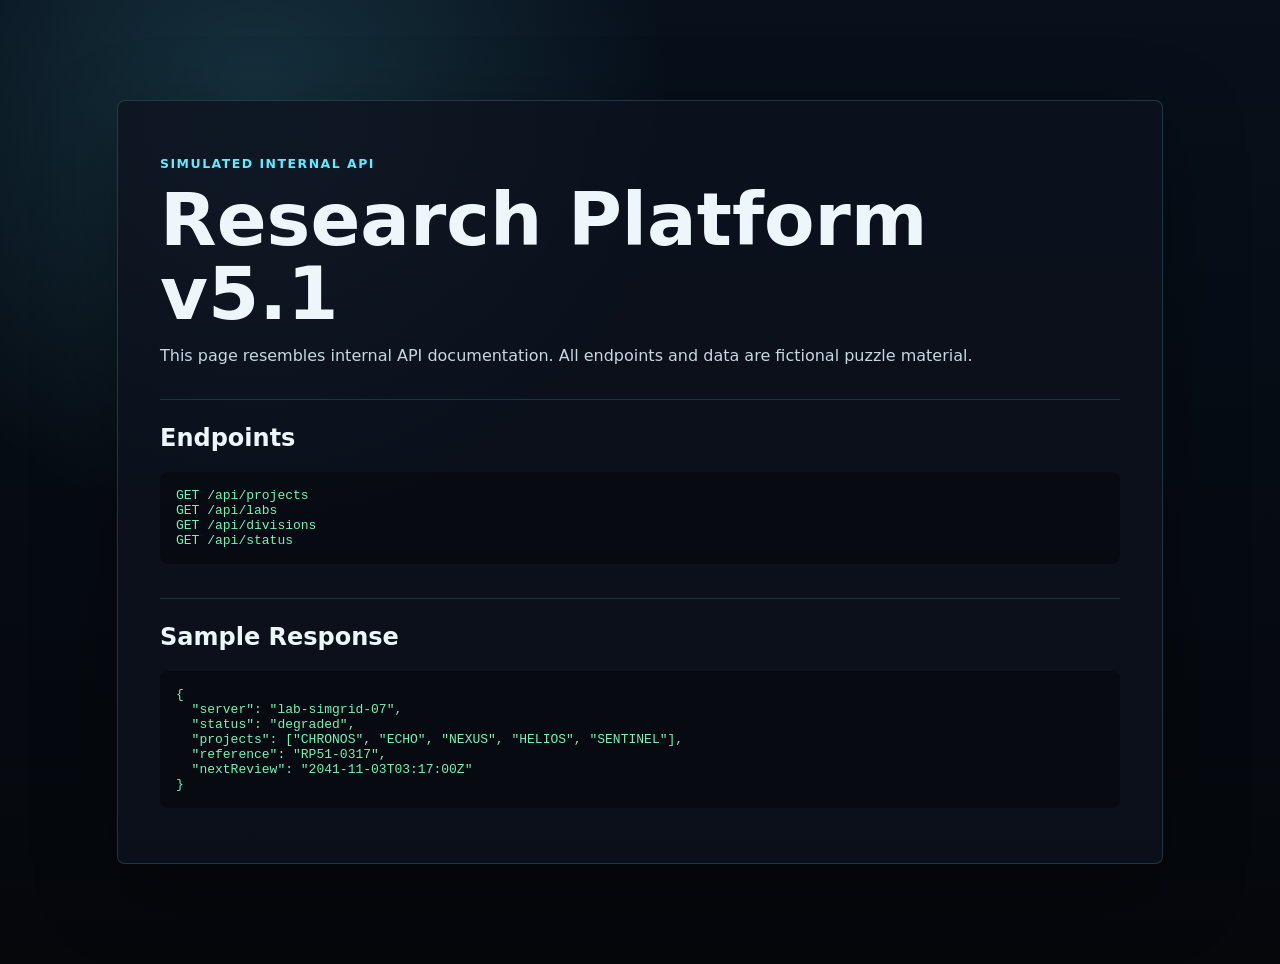
<file: api/index.html>
<!DOCTYPE html>
<html lang="en">
<head>
    <meta charset="UTF-8">
    <meta name="viewport" content="width=device-width, initial-scale=1.0">
    <meta name="api-version" content="Research Platform v5.1">
    <title>Internal API Docs | X-TECH</title>
    <link rel="stylesheet" href="../puzzle.css">
</head>
<body>
    <main class="page">
        <p class="kicker">Simulated Internal API</p>
        <h1>Research Platform v5.1</h1>
        <p>This page resembles internal API documentation. All endpoints and data are fictional puzzle material.</p>
        <h2>Endpoints</h2>
        <pre><code>GET /api/projects
GET /api/labs
GET /api/divisions
GET /api/status</code></pre>
        <h2>Sample Response</h2>
        <pre><code>{
  "server": "lab-simgrid-07",
  "status": "degraded",
  "projects": ["CHRONOS", "ECHO", "NEXUS", "HELIOS", "SENTINEL"],
  "reference": "RP51-0317",
  "nextReview": "2041-11-03T03:17:00Z"
}</code></pre>
    </main>
</body>
</html>
</file>
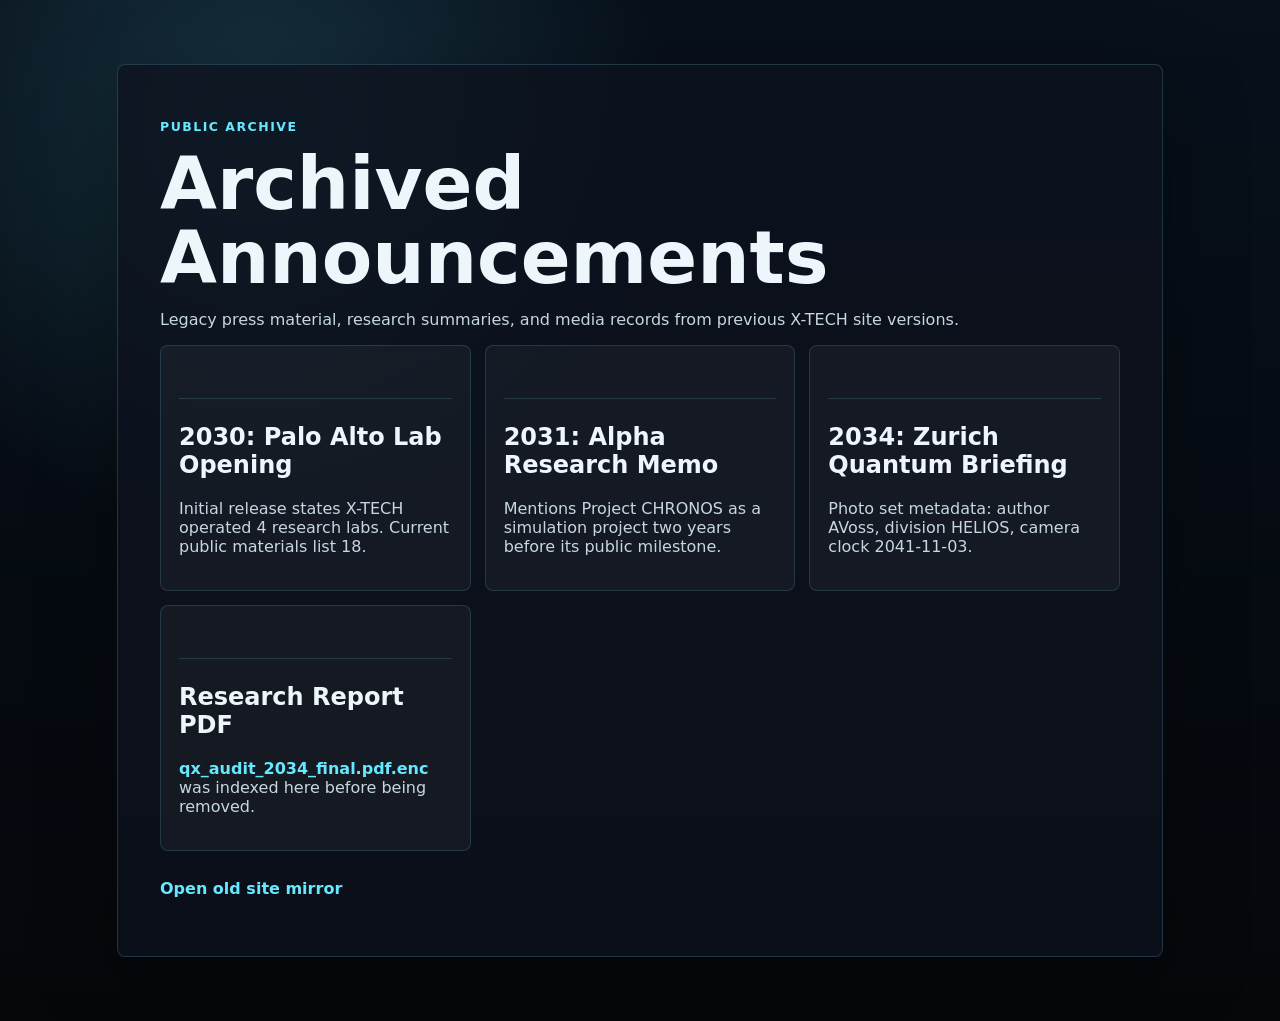
<file: arsip/index.html>
<!DOCTYPE html>
<html lang="en">
<head>
    <meta charset="UTF-8">
    <meta name="viewport" content="width=device-width, initial-scale=1.0">
    <meta name="archive-owner" content="Corporate Communications">
    <meta name="created" content="2034-11-03">
    <title>X-TECH Archive</title>
    <link rel="stylesheet" href="../puzzle.css">
</head>
<body>
    <!-- TODO: Review old Chronos press release before investor audit. -->
    <main class="page">
        <p class="kicker">Public Archive</p>
        <h1>Archived Announcements</h1>
        <p>Legacy press material, research summaries, and media records from previous X-TECH site versions.</p>

        <section class="grid">
            <article class="card">
                <h2>2030: Palo Alto Lab Opening</h2>
                <p>Initial release states X-TECH operated 4 research labs. Current public materials list 18.</p>
            </article>
            <article class="card">
                <h2>2031: Alpha Research Memo</h2>
                <p>Mentions Project CHRONOS as a simulation project two years before its public milestone.</p>
            </article>
            <article class="card">
                <h2>2034: Zurich Quantum Briefing</h2>
                <p>Photo set metadata: author AVoss, division HELIOS, camera clock 2041-11-03.</p>
            </article>
            <article class="card">
                <h2>Research Report PDF</h2>
                <p><a href="../dokumen/">qx_audit_2034_final.pdf.enc</a> was indexed here before being removed.</p>
            </article>
        </section>

        <p style="margin-top:28px"><a href="../old-site/">Open old site mirror</a></p>
    </main>
</body>
</html>
</file>
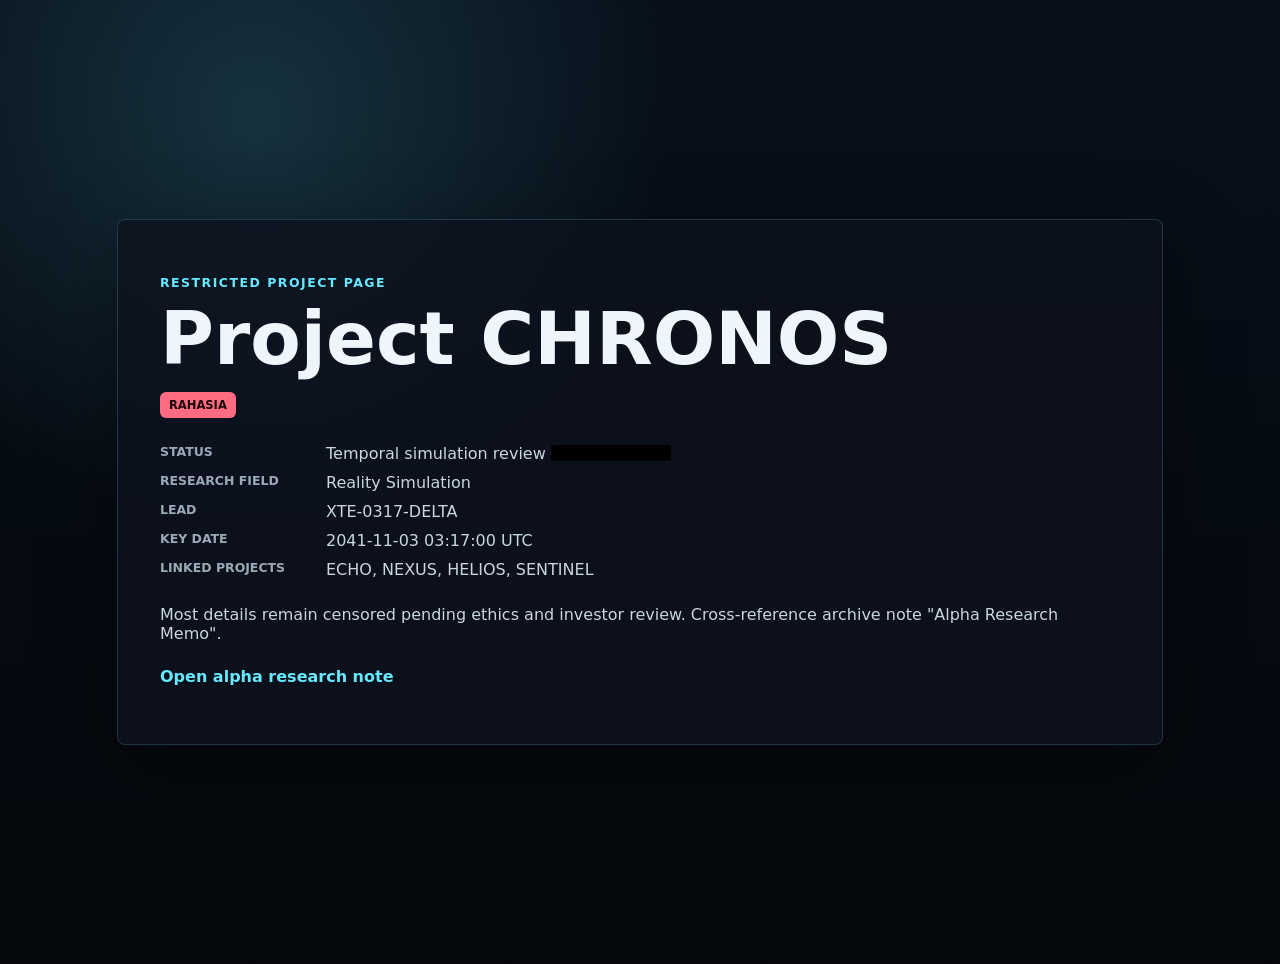
<file: chronos/index.html>
<!DOCTYPE html>
<html lang="en">
<head>
    <meta charset="UTF-8">
    <meta name="viewport" content="width=device-width, initial-scale=1.0">
    <meta name="project" content="CHRONOS">
    <meta name="created" content="2041-11-03T03:17:00Z">
    <title>Project CHRONOS | X-TECH</title>
    <link rel="stylesheet" href="../puzzle.css">
</head>
<body>
    <!-- Jangan lupa hapus Project Chronos dari sitemap sebelum audit eksternal. -->
    <main class="page">
        <p class="kicker">Restricted Project Page</p>
        <h1>Project CHRONOS</h1>
        <p><span class="status">Rahasia</span></p>
        <dl>
            <dt>Status</dt><dd>Temporal simulation review <span class="redacted"></span></dd>
            <dt>Research Field</dt><dd>Reality Simulation</dd>
            <dt>Lead</dt><dd>XTE-0317-DELTA</dd>
            <dt>Key Date</dt><dd>2041-11-03 03:17:00 UTC</dd>
            <dt>Linked Projects</dt><dd>ECHO, NEXUS, HELIOS, SENTINEL</dd>
        </dl>
        <p>Most details remain censored pending ethics and investor review. Cross-reference archive note "Alpha Research Memo".</p>
        <p style="margin-top:24px"><a href="../research/alpha/">Open alpha research note</a></p>
    </main>
</body>
</html>
</file>
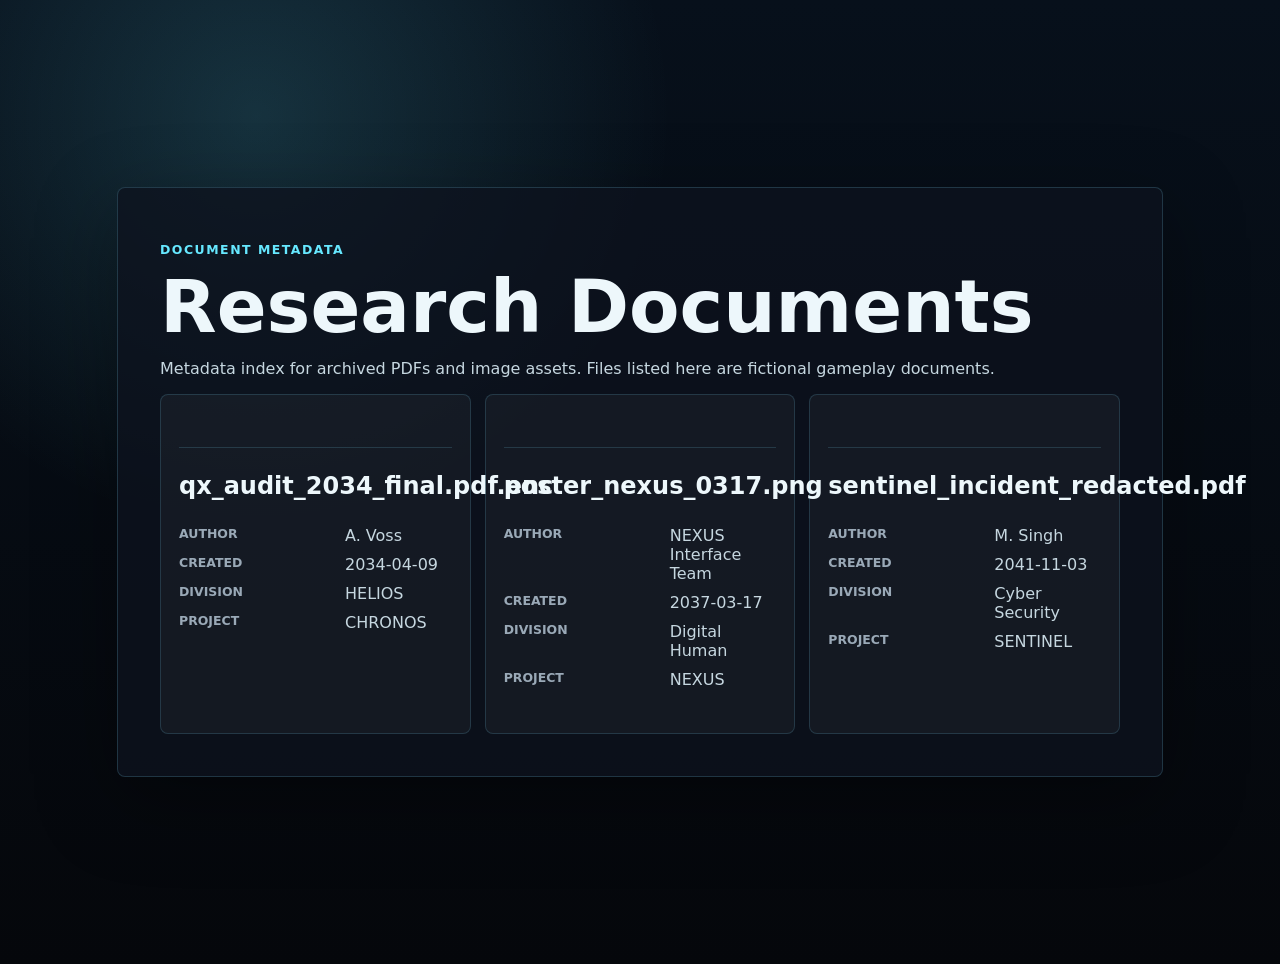
<file: dokumen/index.html>
<!DOCTYPE html>
<html lang="en">
<head>
    <meta charset="UTF-8">
    <meta name="viewport" content="width=device-width, initial-scale=1.0">
    <title>Document Index | X-TECH</title>
    <link rel="stylesheet" href="../puzzle.css">
</head>
<body>
    <main class="page">
        <p class="kicker">Document Metadata</p>
        <h1>Research Documents</h1>
        <p>Metadata index for archived PDFs and image assets. Files listed here are fictional gameplay documents.</p>
        <section class="grid">
            <article class="card">
                <h2>qx_audit_2034_final.pdf.enc</h2>
                <dl><dt>Author</dt><dd>A. Voss</dd><dt>Created</dt><dd>2034-04-09</dd><dt>Division</dt><dd>HELIOS</dd><dt>Project</dt><dd>CHRONOS</dd></dl>
            </article>
            <article class="card">
                <h2>poster_nexus_0317.png</h2>
                <dl><dt>Author</dt><dd>NEXUS Interface Team</dd><dt>Created</dt><dd>2037-03-17</dd><dt>Division</dt><dd>Digital Human</dd><dt>Project</dt><dd>NEXUS</dd></dl>
            </article>
            <article class="card">
                <h2>sentinel_incident_redacted.pdf</h2>
                <dl><dt>Author</dt><dd>M. Singh</dd><dt>Created</dt><dd>2041-11-03</dd><dt>Division</dt><dd>Cyber Security</dd><dt>Project</dt><dd>SENTINEL</dd></dl>
            </article>
        </section>
    </main>
</body>
</html>
</file>
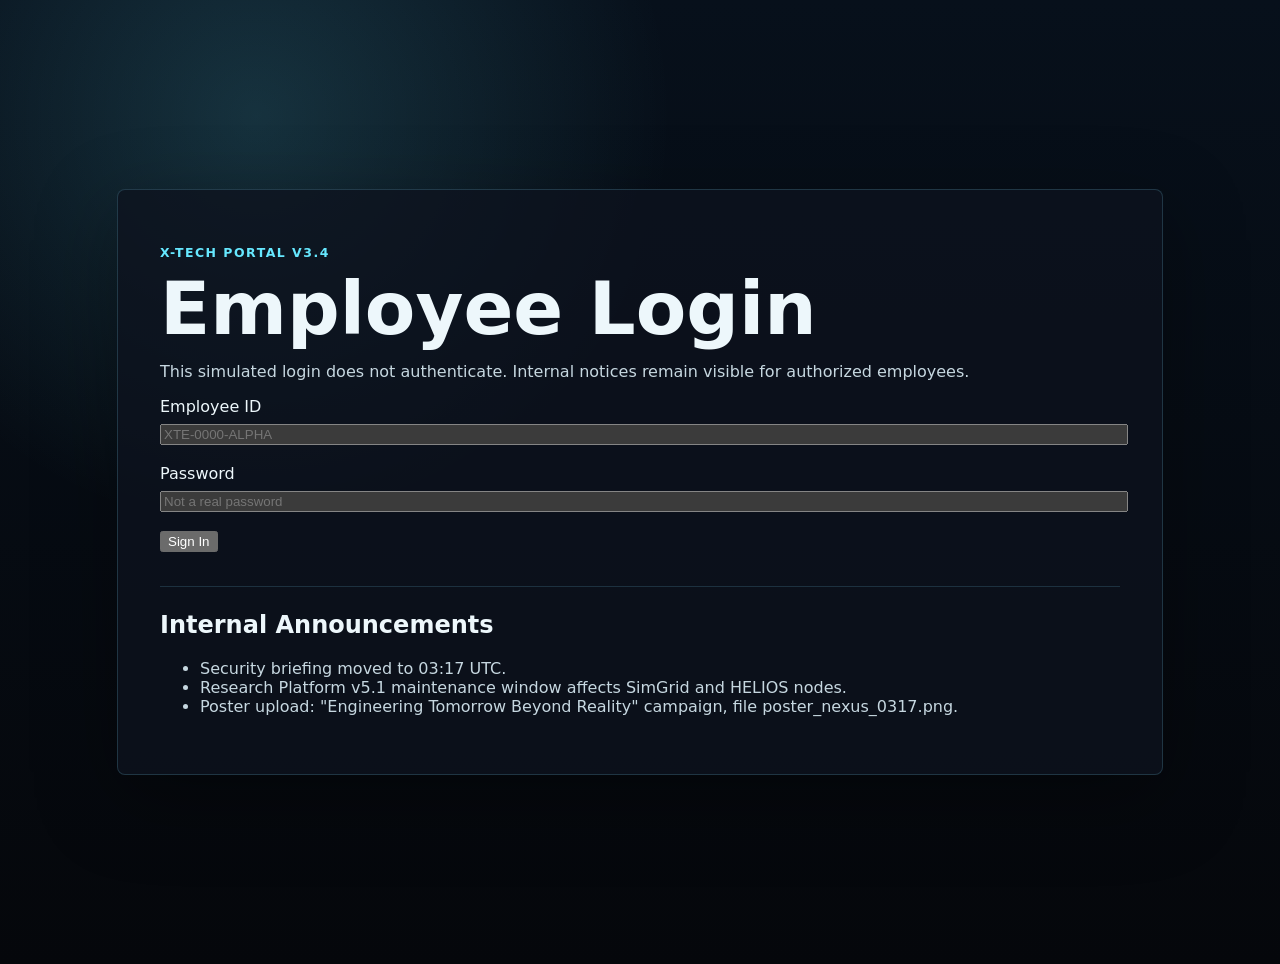
<file: employee/index.html>
<!DOCTYPE html>
<html lang="en">
<head>
    <meta charset="UTF-8">
    <meta name="viewport" content="width=device-width, initial-scale=1.0">
    <title>Employee Portal | X-TECH</title>
    <link rel="stylesheet" href="../puzzle.css">
</head>
<body>
    <main class="page">
        <p class="kicker">X-TECH Portal v3.4</p>
        <h1>Employee Login</h1>
        <p>This simulated login does not authenticate. Internal notices remain visible for authorized employees.</p>
        <form onsubmit="event.preventDefault(); alert('Authentication disabled in archived portal build.');">
            <label>Employee ID<br><input style="width:100%;margin-top:8px" placeholder="XTE-0000-ALPHA"></label>
            <br><br>
            <label>Password<br><input style="width:100%;margin-top:8px" type="password" placeholder="Not a real password"></label>
            <br><br>
            <button>Sign In</button>
        </form>

        <h2>Internal Announcements</h2>
        <ul>
            <li>Security briefing moved to 03:17 UTC.</li>
            <li>Research Platform v5.1 maintenance window affects SimGrid and HELIOS nodes.</li>
            <li>Poster upload: "Engineering Tomorrow Beyond Reality" campaign, file poster_nexus_0317.png.</li>
        </ul>
    </main>
</body>
</html>
</file>
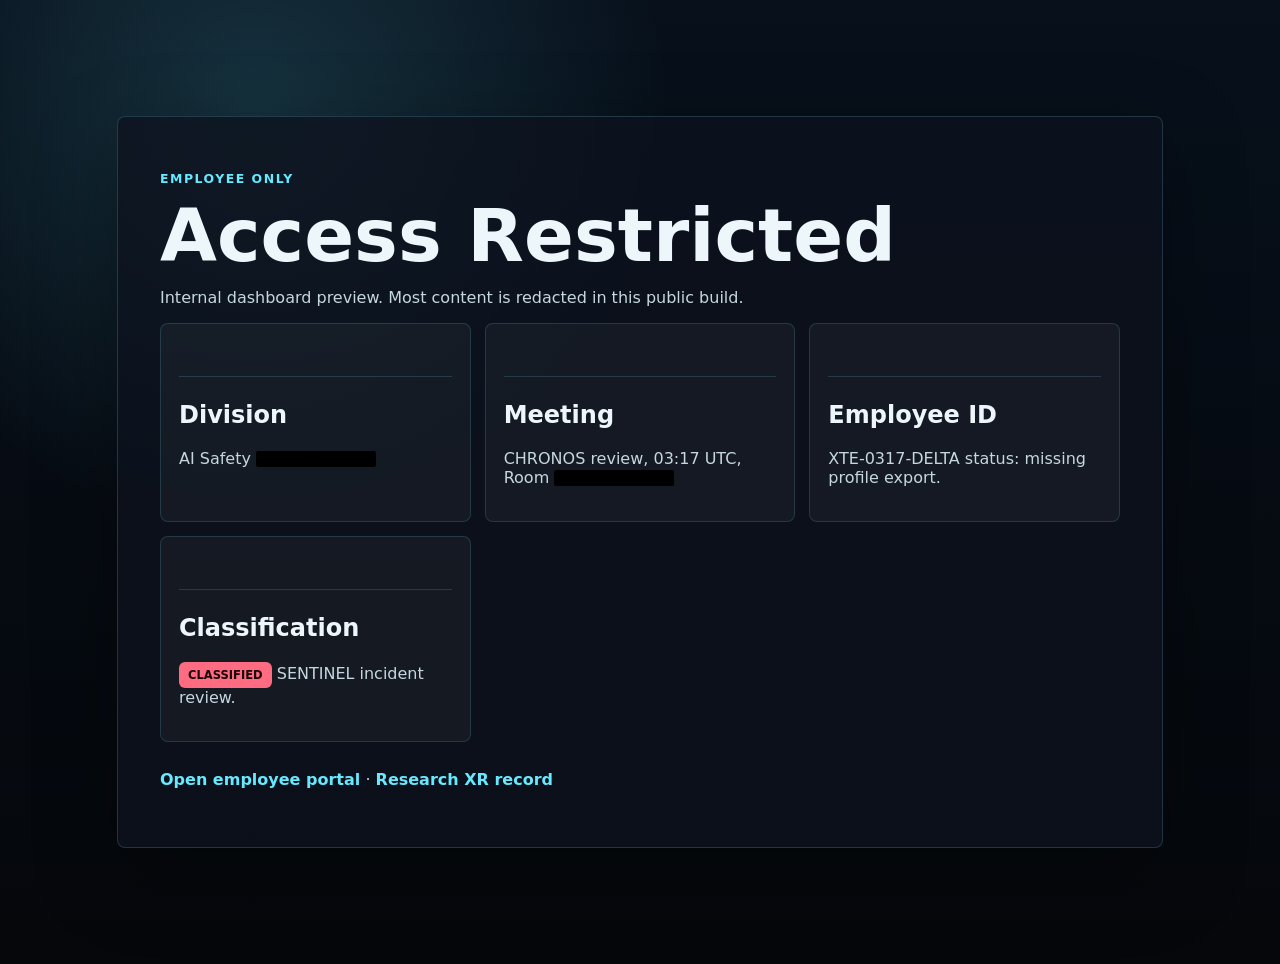
<file: internal/index.html>
<!DOCTYPE html>
<html lang="en">
<head>
    <meta charset="UTF-8">
    <meta name="viewport" content="width=device-width, initial-scale=1.0">
    <meta name="xtech-access" content="employee-only">
    <title>Internal | X-TECH</title>
    <link rel="stylesheet" href="../puzzle.css">
</head>
<body>
    <!-- TODO: Ganti password server internal. Hint lama: portal v3.4 bukan kredensial sungguhan. -->
    <main class="page">
        <p class="kicker">Employee Only</p>
        <h1>Access Restricted</h1>
        <p>Internal dashboard preview. Most content is redacted in this public build.</p>

        <section class="grid">
            <article class="card"><h2>Division</h2><p>AI Safety <span class="redacted"></span></p></article>
            <article class="card"><h2>Meeting</h2><p>CHRONOS review, 03:17 UTC, Room <span class="redacted"></span></p></article>
            <article class="card"><h2>Employee ID</h2><p>XTE-0317-DELTA status: missing profile export.</p></article>
            <article class="card"><h2>Classification</h2><p><span class="status">Classified</span> SENTINEL incident review.</p></article>
        </section>

        <p style="margin-top:28px"><a href="../employee/">Open employee portal</a> · <a href="research-xr-403.html">Research XR record</a></p>
    </main>
</body>
</html>
</file>
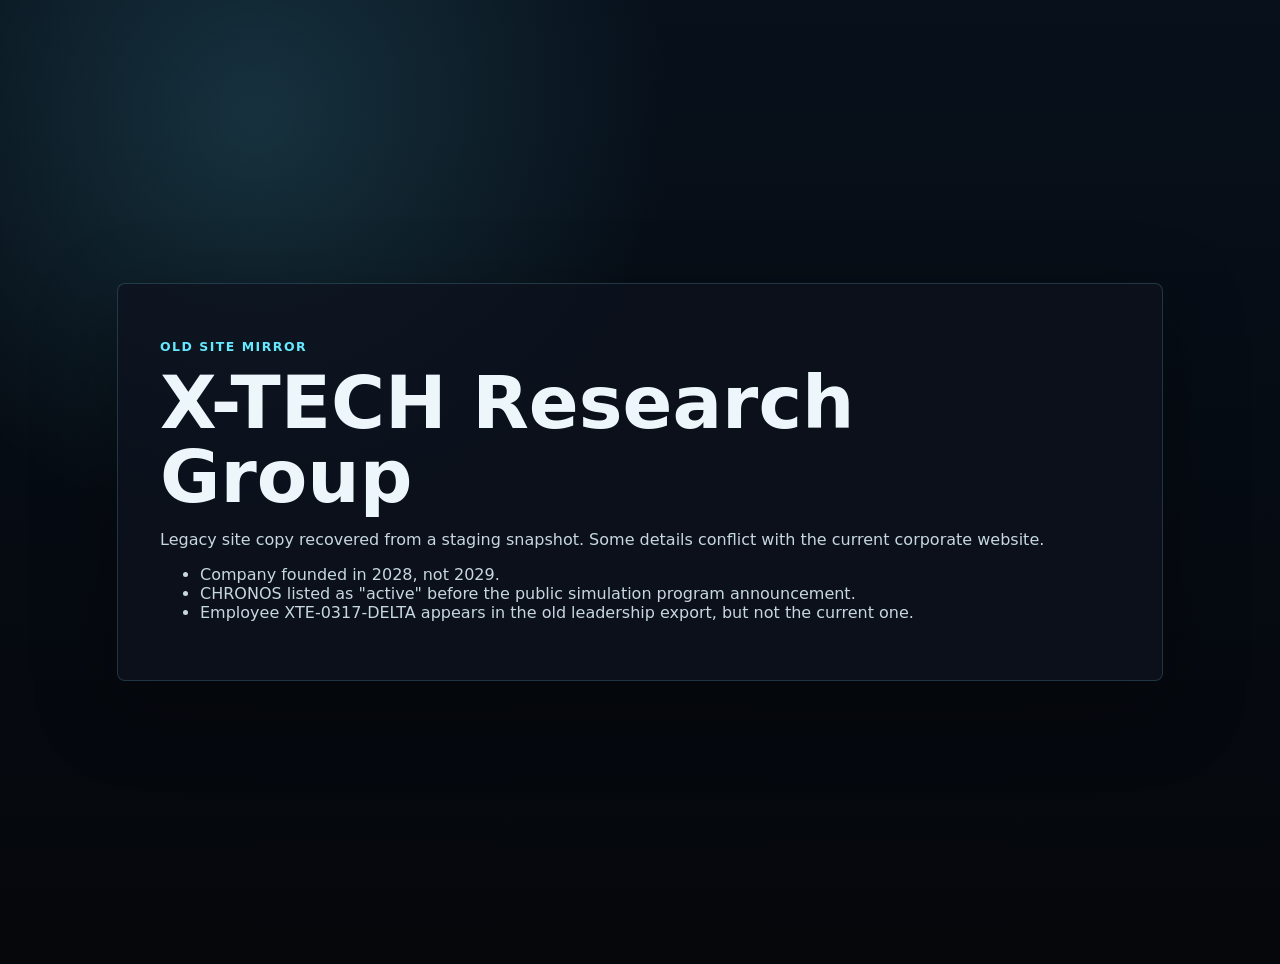
<file: old-site/index.html>
<!DOCTYPE html>
<html lang="en">
<head>
    <meta charset="UTF-8">
    <meta name="viewport" content="width=device-width, initial-scale=1.0">
    <title>Old X-TECH Site Mirror</title>
    <link rel="stylesheet" href="../puzzle.css">
</head>
<body>
    <main class="page">
        <p class="kicker">Old Site Mirror</p>
        <h1>X-TECH Research Group</h1>
        <p>Legacy site copy recovered from a staging snapshot. Some details conflict with the current corporate website.</p>
        <ul>
            <li>Company founded in 2028, not 2029.</li>
            <li>CHRONOS listed as "active" before the public simulation program announcement.</li>
            <li>Employee XTE-0317-DELTA appears in the old leadership export, but not the current one.</li>
        </ul>
    </main>
</body>
</html>
</file>
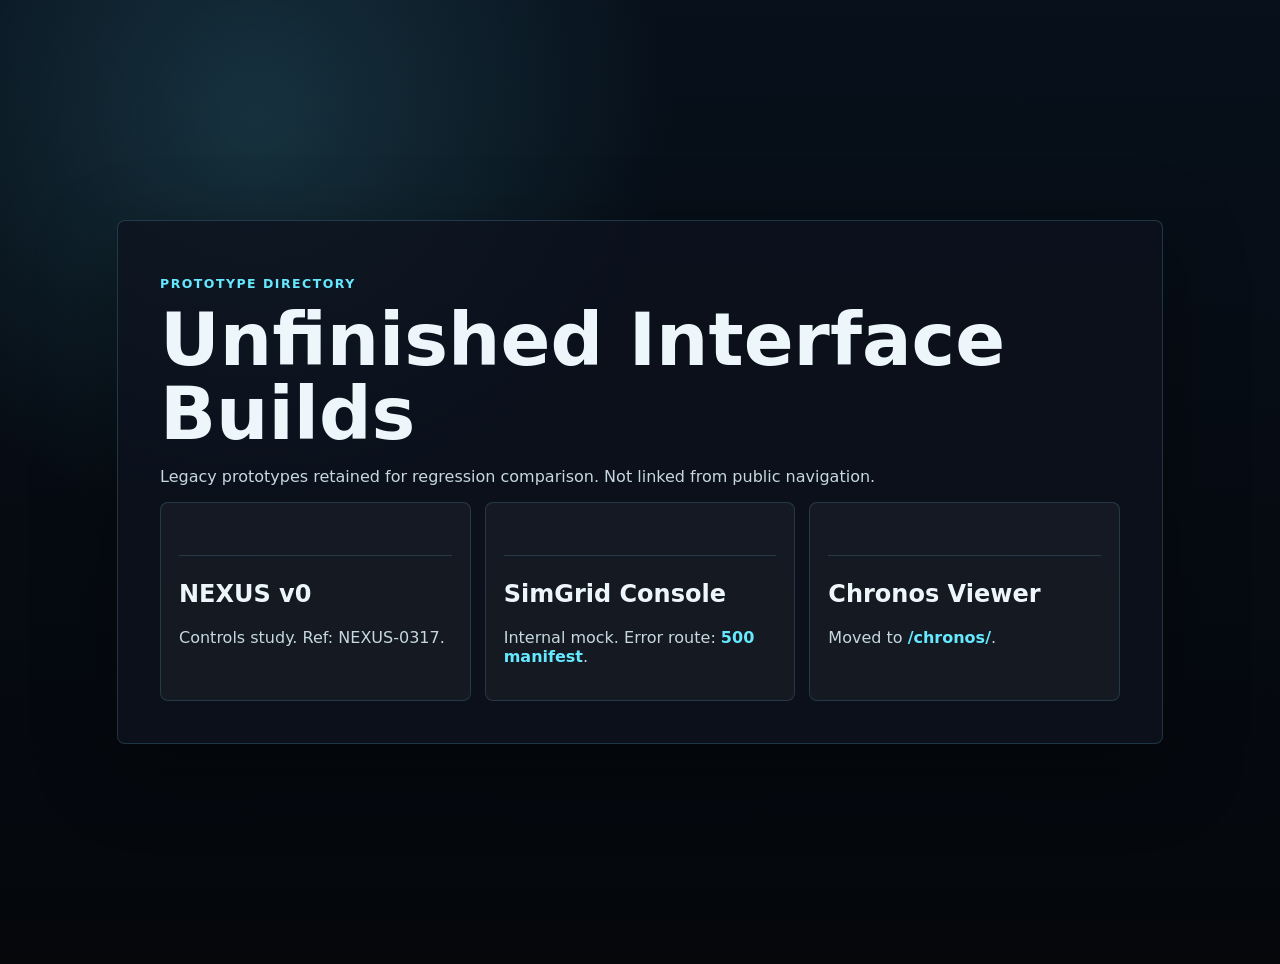
<file: prototype/index.html>
<!DOCTYPE html>
<html lang="en">
<head>
    <meta charset="UTF-8">
    <meta name="viewport" content="width=device-width, initial-scale=1.0">
    <meta name="prototype-owner" content="NEXUS Interface Team">
    <title>Prototype Index | X-TECH</title>
    <link rel="stylesheet" href="../puzzle.css">
</head>
<body>
    <!-- TODO: Hapus halaman prototype sebelum rilis. -->
    <main class="page">
        <p class="kicker">Prototype Directory</p>
        <h1>Unfinished Interface Builds</h1>
        <p>Legacy prototypes retained for regression comparison. Not linked from public navigation.</p>
        <section class="grid">
            <article class="card"><h2>NEXUS v0</h2><p>Controls study. Ref: NEXUS-0317.</p></article>
            <article class="card"><h2>SimGrid Console</h2><p>Internal mock. Error route: <a href="../errors/500.html">500 manifest</a>.</p></article>
            <article class="card"><h2>Chronos Viewer</h2><p>Moved to <a href="../chronos/">/chronos/</a>.</p></article>
        </section>
    </main>
</body>
</html>
</file>
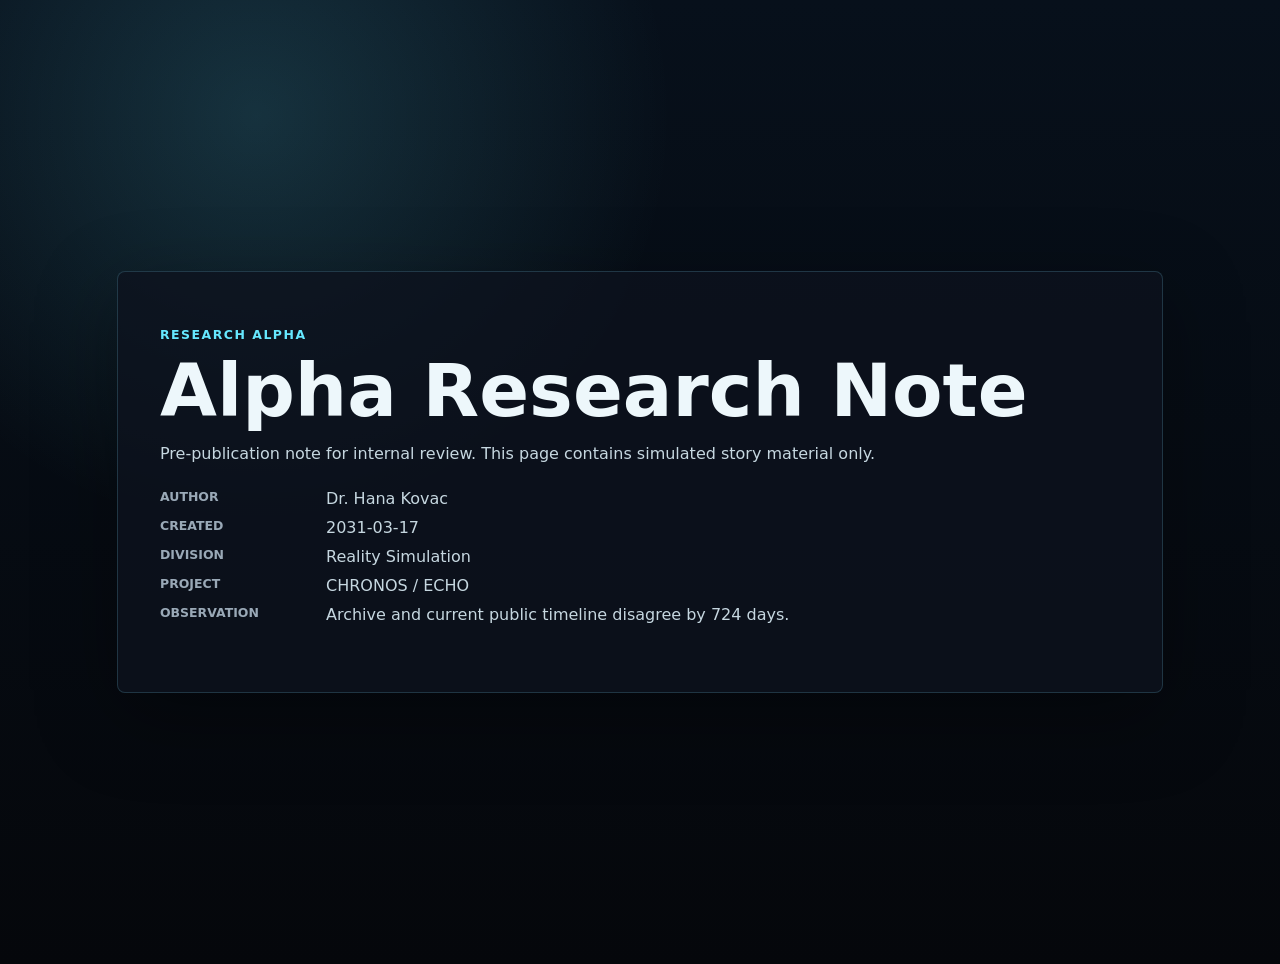
<file: research/alpha/index.html>
<!DOCTYPE html>
<html lang="en">
<head>
    <meta charset="UTF-8">
    <meta name="viewport" content="width=device-width, initial-scale=1.0">
    <meta name="division" content="Reality Simulation">
    <meta name="author" content="Dr. Hana Kovac">
    <title>Alpha Research Note | X-TECH</title>
    <link rel="stylesheet" href="../../puzzle.css">
</head>
<body>
    <main class="page">
        <p class="kicker">Research Alpha</p>
        <h1>Alpha Research Note</h1>
        <p>Pre-publication note for internal review. This page contains simulated story material only.</p>
        <dl>
            <dt>Author</dt><dd>Dr. Hana Kovac</dd>
            <dt>Created</dt><dd>2031-03-17</dd>
            <dt>Division</dt><dd>Reality Simulation</dd>
            <dt>Project</dt><dd>CHRONOS / ECHO</dd>
            <dt>Observation</dt><dd>Archive and current public timeline disagree by 724 days.</dd>
        </dl>
    </main>
</body>
</html>
</file>
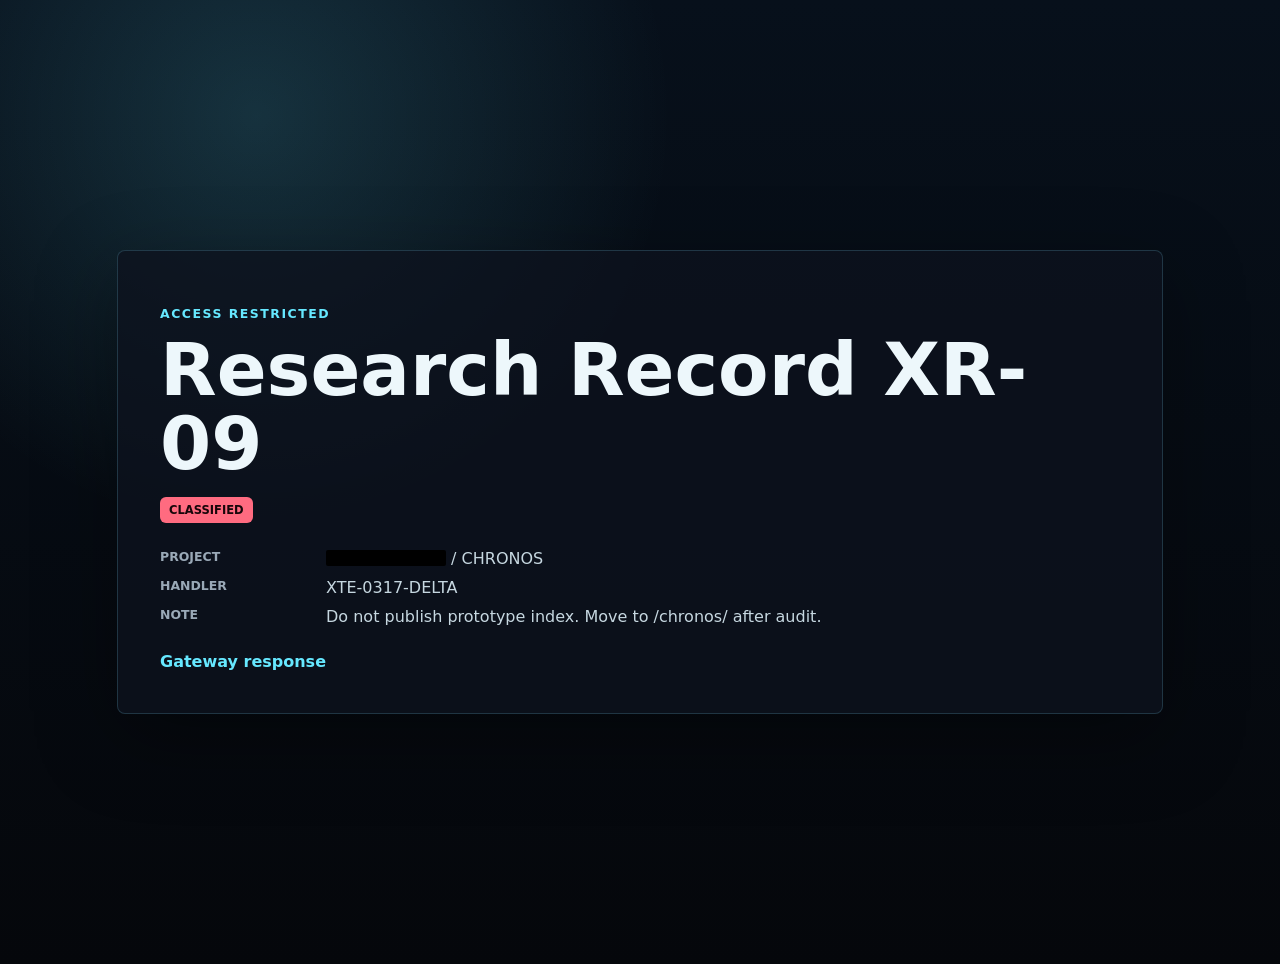
<file: internal/research-xr-403.html>
<!DOCTYPE html>
<html lang="en">
<head>
    <meta charset="UTF-8">
    <meta name="viewport" content="width=device-width, initial-scale=1.0">
    <title>XR Record | X-TECH</title>
    <link rel="stylesheet" href="../puzzle.css">
</head>
<body>
    <main class="panel">
        <p class="kicker">Access Restricted</p>
        <h1>Research Record XR-09</h1>
        <p><span class="status">Classified</span></p>
        <dl>
            <dt>Project</dt><dd><span class="redacted"></span> / CHRONOS</dd>
            <dt>Handler</dt><dd>XTE-0317-DELTA</dd>
            <dt>Note</dt><dd>Do not publish prototype index. Move to /chronos/ after audit.</dd>
        </dl>
        <a href="../errors/403.html">Gateway response</a>
    </main>
</body>
</html>
</file>
<file: puzzle.css>
html {
    color-scheme: dark;
    font-family: Inter, system-ui, -apple-system, BlinkMacSystemFont, "Segoe UI", sans-serif;
    background: #05070b;
    color: #edf7fb;
}

body {
    min-height: 100vh;
    margin: 0;
    display: grid;
    place-items: center;
    padding: 32px;
    background:
        radial-gradient(circle at 20% 12%, rgba(102, 232, 255, 0.16), transparent 26rem),
        linear-gradient(180deg, #07101b, #05070b);
}

a {
    color: #66e8ff;
    text-decoration: none;
    font-weight: 700;
}

.panel, .page {
    width: min(960px, 100%);
    border: 1px solid rgba(127, 225, 255, 0.18);
    border-radius: 8px;
    padding: clamp(24px, 4vw, 42px);
    background: rgba(13, 19, 30, 0.78);
    box-shadow: 0 24px 80px rgba(0, 0, 0, 0.34);
}

.page {
    margin: 32px auto;
}

.kicker {
    color: #66e8ff;
    font-size: 0.78rem;
    font-weight: 800;
    letter-spacing: 0.12em;
    text-transform: uppercase;
}

h1 {
    margin: 8px 0 12px;
    font-size: clamp(2rem, 6vw, 4.6rem);
    line-height: 1;
}

h2 {
    margin-top: 34px;
    border-top: 1px solid rgba(127, 225, 255, 0.16);
    padding-top: 24px;
}

p, dd, li {
    color: #c6d7e0;
}

dl {
    display: grid;
    grid-template-columns: 150px 1fr;
    gap: 10px 16px;
    margin: 26px 0;
}

dt {
    color: #9aa9b7;
    font-weight: 800;
    text-transform: uppercase;
    font-size: 0.78rem;
}

dd {
    margin: 0;
}

.grid {
    display: grid;
    grid-template-columns: repeat(auto-fit, minmax(230px, 1fr));
    gap: 14px;
}

.card {
    border: 1px solid rgba(127, 225, 255, 0.16);
    border-radius: 8px;
    padding: 18px;
    background: rgba(255, 255, 255, 0.04);
}

.redacted {
    display: inline-block;
    min-width: 120px;
    height: 1em;
    vertical-align: -0.15em;
    background: #000;
    border-radius: 2px;
}

.status {
    display: inline-flex;
    min-height: 26px;
    align-items: center;
    padding: 0 9px;
    border-radius: 6px;
    color: #180609;
    background: #ff6b80;
    font-size: 0.72rem;
    font-weight: 900;
    text-transform: uppercase;
}

code, pre {
    color: #75f2b4;
}

pre {
    overflow: auto;
    padding: 16px;
    border-radius: 8px;
    background: rgba(0, 0, 0, 0.35);
}
</file>
